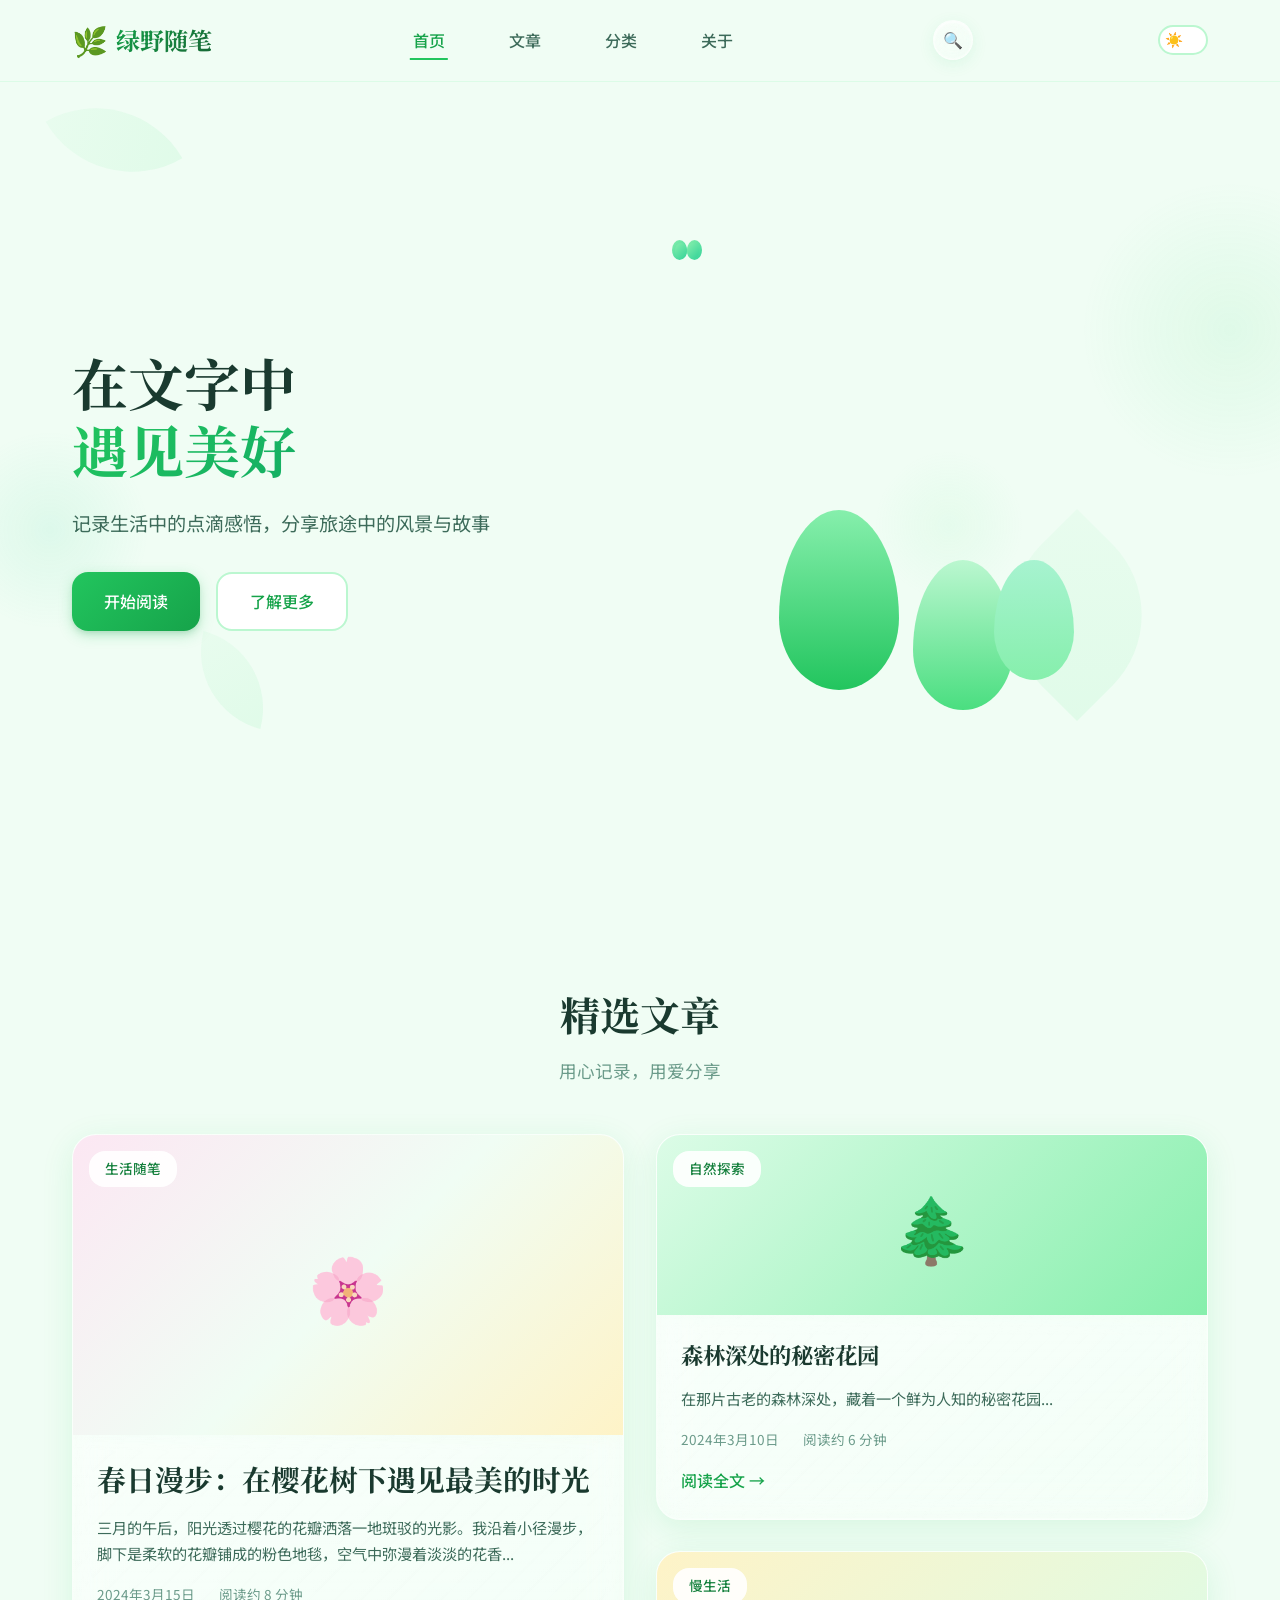
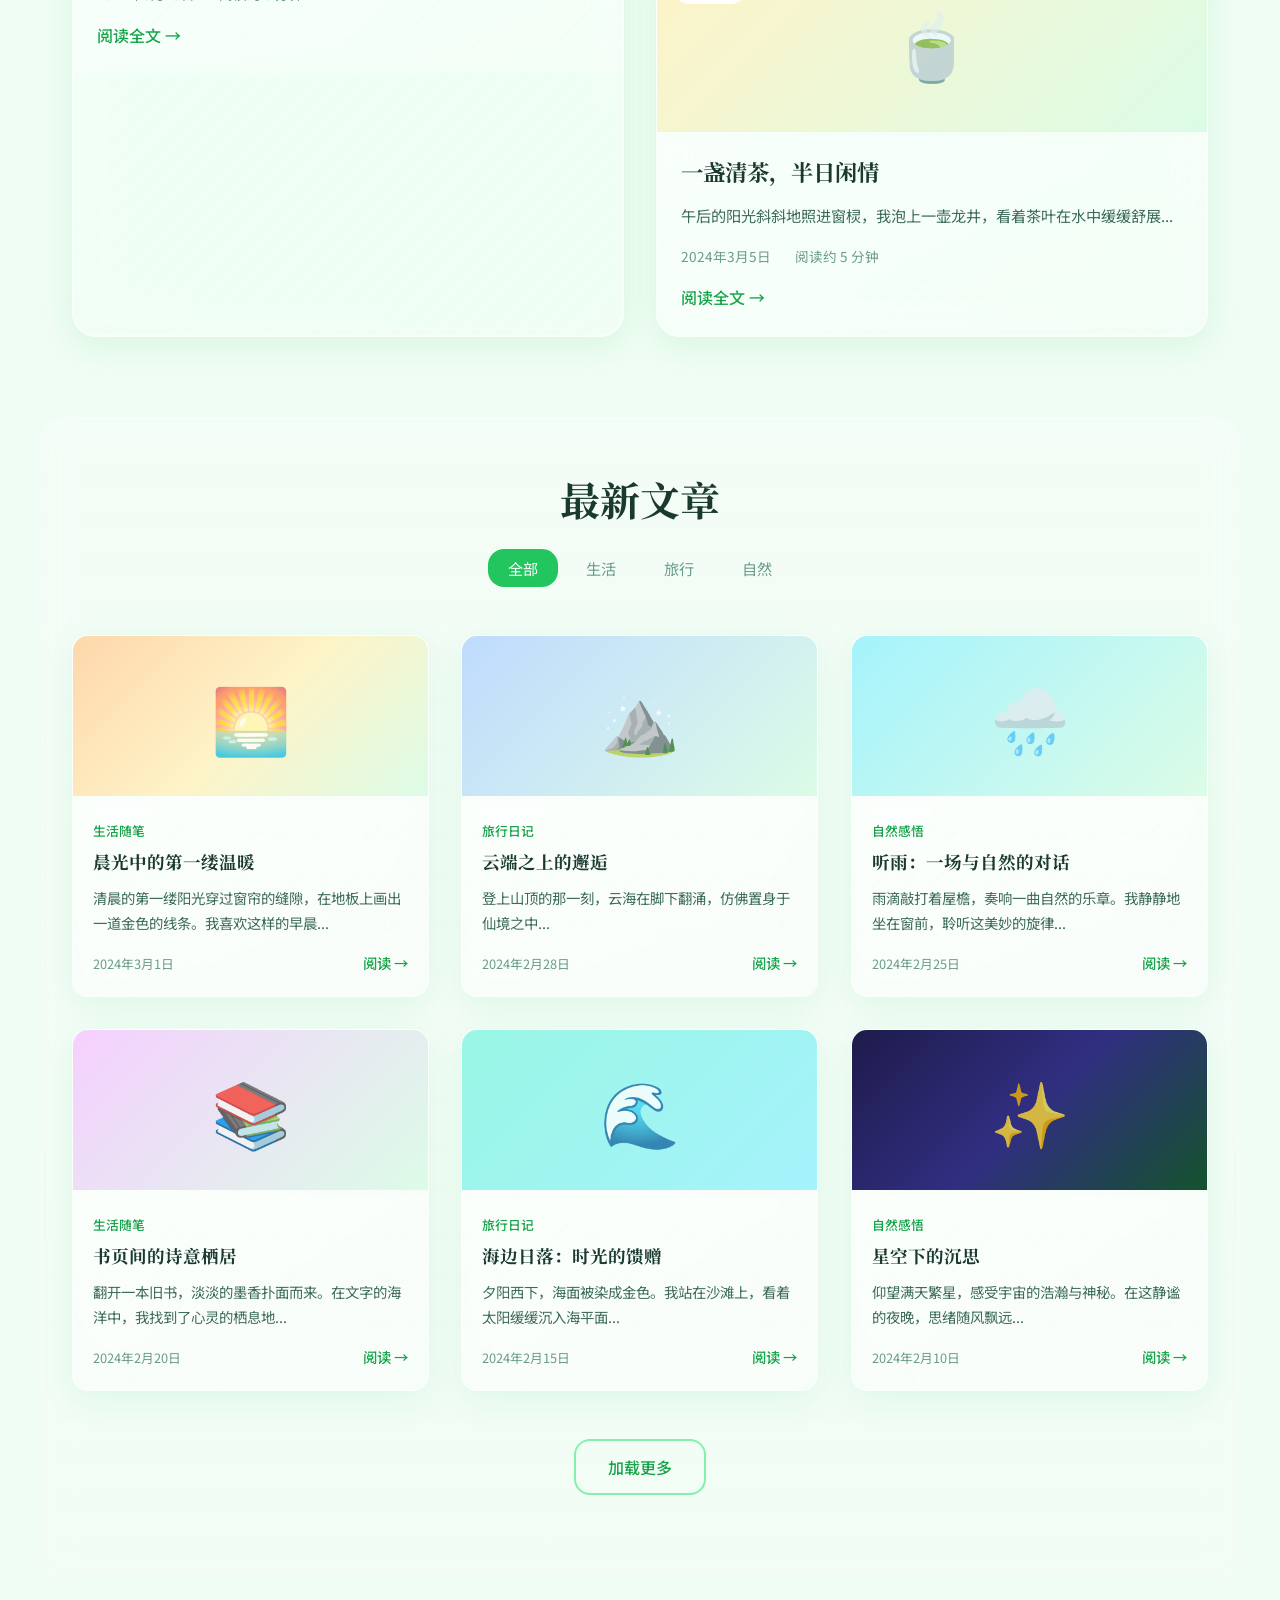
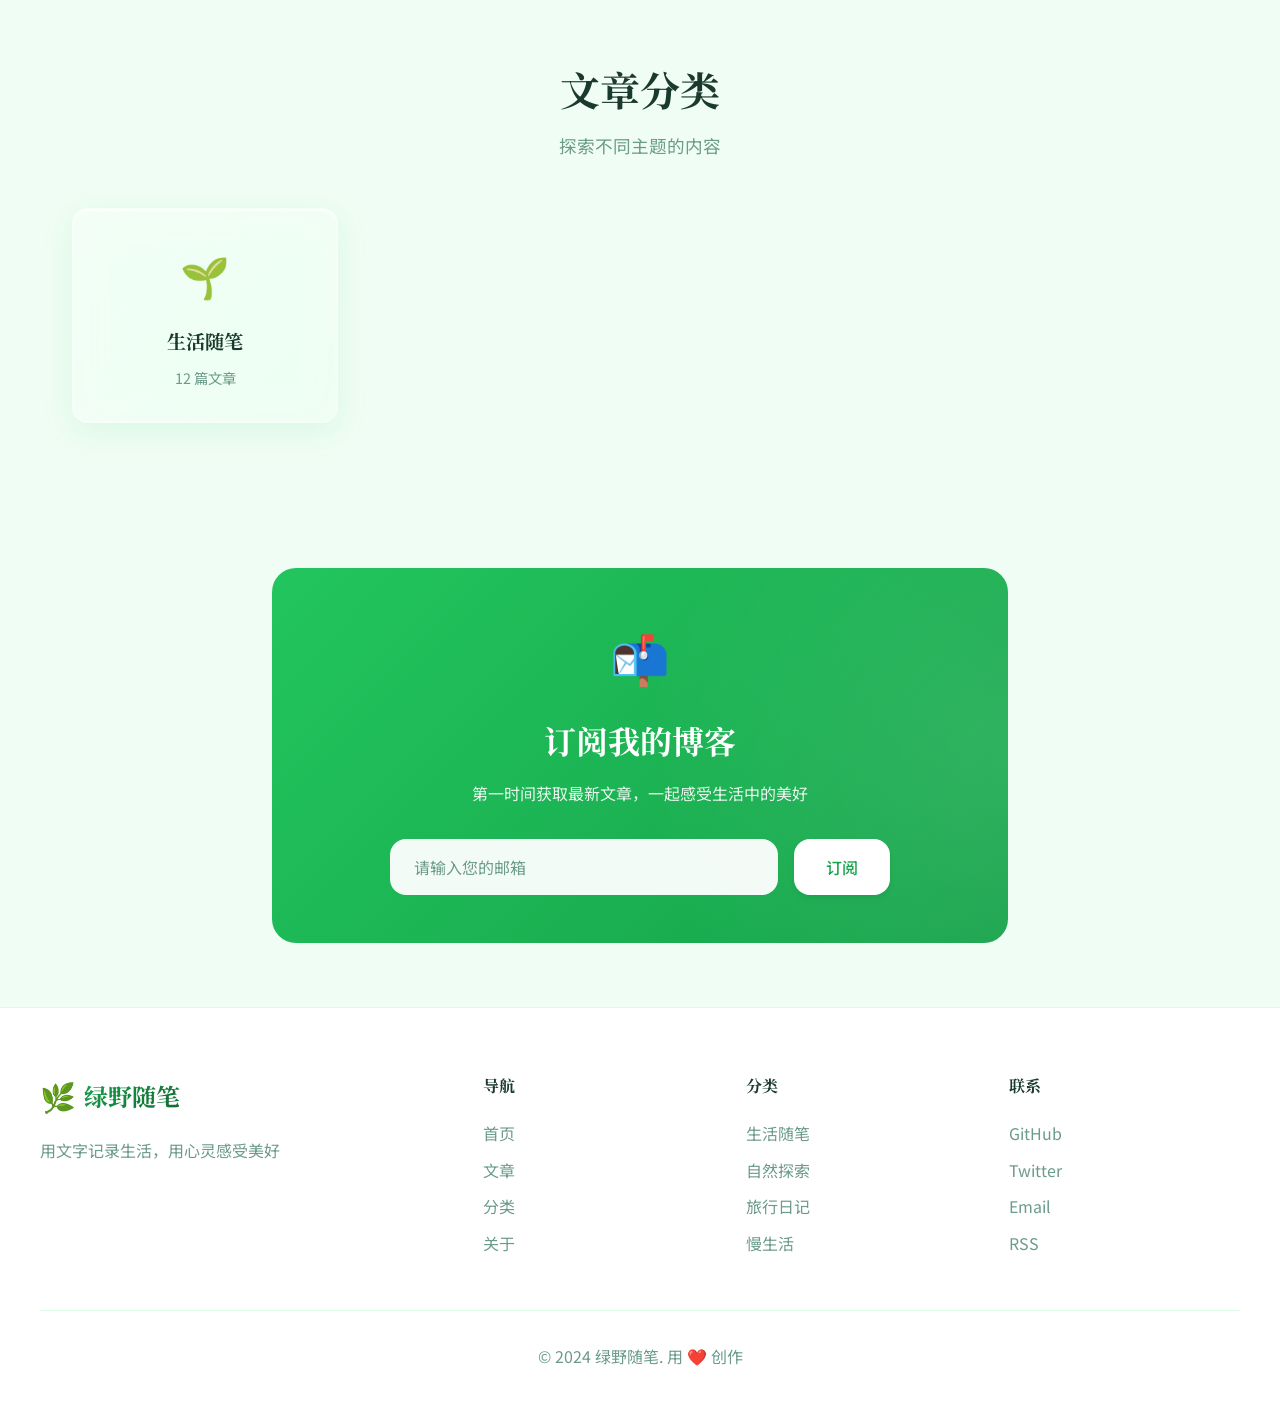
<file: index.html>
<!DOCTYPE html>
<html lang="zh-CN">
<head>
    <meta charset="UTF-8">
    <meta name="viewport" content="width=device-width, initial-scale=1.0">
    <title>绿野随笔 - 清新博客</title>
    <link rel="stylesheet" href="styles.css">
    <link href="https://fonts.googleapis.com/css2?family=Noto+Serif+SC:wght@400;600;700&family=Noto+Sans+SC:wght@300;400;500&display=swap" rel="stylesheet">
</head>
<body>
    <div class="bg-decoration">
        <div class="leaf leaf-1"></div>
        <div class="leaf leaf-2"></div>
        <div class="leaf leaf-3"></div>
        <div class="floating-circle circle-1"></div>
        <div class="floating-circle circle-2"></div>
        <div class="floating-circle circle-3"></div>
    </div>

    <header class="header">
        <nav class="nav">
            <div class="logo">
                <span class="logo-icon">🌿</span>
                <span class="logo-text">绿野随笔</span>
            </div>
            <ul class="nav-links">
                <li><a href="index.html" class="active">首页</a></li>
                <li><a href="#articles">文章</a></li>
                <li><a href="#categories">分类</a></li>
                <li><a href="about.html">关于</a></li>
            </ul>
            <div class="search-container">
                <button class="search-toggle" id="searchToggle">
                    <span>🔍</span>
                </button>
                <div class="search-box" id="searchBox">
                    <input type="text" class="search-input" id="searchInput" placeholder="搜索文章...">
                    <div class="search-results" id="searchResults"></div>
                </div>
            </div>
            <button class="theme-toggle" id="themeToggle">
                <span class="sun-icon">☀️</span>
                <span class="moon-icon">🌙</span>
            </button>
        </nav>
    </header>

    <main>
        <section class="hero">
            <div class="hero-content">
                <h1 class="hero-title">
                    <span class="title-line">在文字中</span>
                    <span class="title-line highlight">遇见美好</span>
                </h1>
                <p class="hero-subtitle">记录生活中的点滴感悟，分享旅途中的风景与故事</p>
                <div class="hero-buttons">
                    <a href="#articles" class="btn btn-primary">开始阅读</a>
                    <a href="about.html" class="btn btn-secondary">了解更多</a>
                </div>
            </div>
            <div class="hero-illustration">
                <div class="illustration-container">
                    <div class="plant plant-1"></div>
                    <div class="plant plant-2"></div>
                    <div class="plant plant-3"></div>
                    <div class="butterfly butterfly-1"></div>
                    <div class="butterfly butterfly-2"></div>
                </div>
            </div>
        </section>

        <section class="featured" id="articles">
            <div class="section-header">
                <h2 class="section-title">精选文章</h2>
                <p class="section-desc">用心记录，用爱分享</p>
            </div>
            <div class="featured-grid">
                <article class="featured-card main-featured">
                    <div class="card-image">
                        <div class="image-placeholder spring-bg">
                            <span class="placeholder-icon">🌸</span>
                        </div>
                        <span class="card-category">生活随笔</span>
                    </div>
                    <div class="card-content">
                        <h3 class="card-title">春日漫步：在樱花树下遇见最美的时光</h3>
                        <p class="card-excerpt">三月的午后，阳光透过樱花的花瓣洒落一地斑驳的光影。我沿着小径漫步，脚下是柔软的花瓣铺成的粉色地毯，空气中弥漫着淡淡的花香...</p>
                        <div class="card-meta">
                            <span class="meta-date">2024年3月15日</span>
                            <span class="meta-reading">阅读约 8 分钟</span>
                        </div>
                        <a href="article.html" class="card-link">阅读全文 →</a>
                    </div>
                </article>

                <article class="featured-card">
                    <div class="card-image">
                        <div class="image-placeholder forest-bg">
                            <span class="placeholder-icon">🌲</span>
                        </div>
                        <span class="card-category">自然探索</span>
                    </div>
                    <div class="card-content">
                        <h3 class="card-title">森林深处的秘密花园</h3>
                        <p class="card-excerpt">在那片古老的森林深处，藏着一个鲜为人知的秘密花园...</p>
                        <div class="card-meta">
                            <span class="meta-date">2024年3月10日</span>
                            <span class="meta-reading">阅读约 6 分钟</span>
                        </div>
                        <a href="article.html" class="card-link">阅读全文 →</a>
                    </div>
                </article>

                <article class="featured-card">
                    <div class="card-image">
                        <div class="image-placeholder tea-bg">
                            <span class="placeholder-icon">🍵</span>
                        </div>
                        <span class="card-category">慢生活</span>
                    </div>
                    <div class="card-content">
                        <h3 class="card-title">一盏清茶，半日闲情</h3>
                        <p class="card-excerpt">午后的阳光斜斜地照进窗棂，我泡上一壶龙井，看着茶叶在水中缓缓舒展...</p>
                        <div class="card-meta">
                            <span class="meta-date">2024年3月5日</span>
                            <span class="meta-reading">阅读约 5 分钟</span>
                        </div>
                        <a href="article.html" class="card-link">阅读全文 →</a>
                    </div>
                </article>
            </div>
        </section>

        <section class="articles-list">
            <div class="section-header">
                <h2 class="section-title">最新文章</h2>
                <div class="filter-tabs">
                    <button class="filter-tab active" data-filter="all">全部</button>
                    <button class="filter-tab" data-filter="life">生活</button>
                    <button class="filter-tab" data-filter="travel">旅行</button>
                    <button class="filter-tab" data-filter="nature">自然</button>
                </div>
            </div>
            <div class="articles-grid">
                <article class="article-card" data-category="life">
                    <div class="article-image">
                        <div class="image-placeholder morning-bg">
                            <span class="placeholder-icon">🌅</span>
                        </div>
                    </div>
                    <div class="article-content">
                        <span class="article-category">生活随笔</span>
                        <h3 class="article-title">晨光中的第一缕温暖</h3>
                        <p class="article-excerpt">清晨的第一缕阳光穿过窗帘的缝隙，在地板上画出一道金色的线条。我喜欢这样的早晨...</p>
                        <div class="article-footer">
                            <span class="article-date">2024年3月1日</span>
                            <a href="article.html" class="read-more">阅读 →</a>
                        </div>
                    </div>
                </article>

                <article class="article-card" data-category="travel">
                    <div class="article-image">
                        <div class="image-placeholder mountain-bg">
                            <span class="placeholder-icon">⛰️</span>
                        </div>
                    </div>
                    <div class="article-content">
                        <span class="article-category">旅行日记</span>
                        <h3 class="article-title">云端之上的邂逅</h3>
                        <p class="article-excerpt">登上山顶的那一刻，云海在脚下翻涌，仿佛置身于仙境之中...</p>
                        <div class="article-footer">
                            <span class="article-date">2024年2月28日</span>
                            <a href="article.html" class="read-more">阅读 →</a>
                        </div>
                    </div>
                </article>

                <article class="article-card" data-category="nature">
                    <div class="article-image">
                        <div class="image-placeholder rain-bg">
                            <span class="placeholder-icon">🌧️</span>
                        </div>
                    </div>
                    <div class="article-content">
                        <span class="article-category">自然感悟</span>
                        <h3 class="article-title">听雨：一场与自然的对话</h3>
                        <p class="article-excerpt">雨滴敲打着屋檐，奏响一曲自然的乐章。我静静地坐在窗前，聆听这美妙的旋律...</p>
                        <div class="article-footer">
                            <span class="article-date">2024年2月25日</span>
                            <a href="article.html" class="read-more">阅读 →</a>
                        </div>
                    </div>
                </article>

                <article class="article-card" data-category="life">
                    <div class="article-image">
                        <div class="image-placeholder book-bg">
                            <span class="placeholder-icon">📚</span>
                        </div>
                    </div>
                    <div class="article-content">
                        <span class="article-category">生活随笔</span>
                        <h3 class="article-title">书页间的诗意栖居</h3>
                        <p class="article-excerpt">翻开一本旧书，淡淡的墨香扑面而来。在文字的海洋中，我找到了心灵的栖息地...</p>
                        <div class="article-footer">
                            <span class="article-date">2024年2月20日</span>
                            <a href="article.html" class="read-more">阅读 →</a>
                        </div>
                    </div>
                </article>

                <article class="article-card" data-category="travel">
                    <div class="article-image">
                        <div class="image-placeholder sea-bg">
                            <span class="placeholder-icon">🌊</span>
                        </div>
                    </div>
                    <div class="article-content">
                        <span class="article-category">旅行日记</span>
                        <h3 class="article-title">海边日落：时光的馈赠</h3>
                        <p class="article-excerpt">夕阳西下，海面被染成金色。我站在沙滩上，看着太阳缓缓沉入海平面...</p>
                        <div class="article-footer">
                            <span class="article-date">2024年2月15日</span>
                            <a href="article.html" class="read-more">阅读 →</a>
                        </div>
                    </div>
                </article>

                <article class="article-card" data-category="nature">
                    <div class="article-image">
                        <div class="image-placeholder star-bg">
                            <span class="placeholder-icon">✨</span>
                        </div>
                    </div>
                    <div class="article-content">
                        <span class="article-category">自然感悟</span>
                        <h3 class="article-title">星空下的沉思</h3>
                        <p class="article-excerpt">仰望满天繁星，感受宇宙的浩瀚与神秘。在这静谧的夜晚，思绪随风飘远...</p>
                        <div class="article-footer">
                            <span class="article-date">2024年2月10日</span>
                            <a href="article.html" class="read-more">阅读 →</a>
                        </div>
                    </div>
                </article>
            </div>
            <div class="load-more">
                <button class="btn btn-outline" id="loadMoreBtn">加载更多</button>
            </div>
        </section>

        <section class="categories" id="categories">
            <div class="section-header">
                <h2 class="section-title">文章分类</h2>
                <p class="section-desc">探索不同主题的内容</p>
            </div>
            <div class="categories-grid">
                <div class="category-card">
                    <div class="category-icon">🌱</div>
                    <h3 class="category-name">生活随笔</h3>
                    <p class="category-count">12 篇文章</p>
                </div>
                <div class="category-card">
                    <div class="category-icon">🍃</div>
                    <h3 class="category-name">自然探索</h3>
                    <p class="category-count">8 篇文章</p>
                </div>
                <div class="category-card">
                    <div class="category-icon">🌿</div>
                    <h3 class="category-name">旅行日记</h3>
                    <p class="category-count">15 篇文章</p>
                </div>
                <div class="category-card">
                    <div class="category-icon">🍀</div>
                    <h3 class="category-name">慢生活</h3>
                    <p class="category-count">6 篇文章</p>
                </div>
            </div>
        </section>

        <section class="newsletter">
            <div class="newsletter-content">
                <div class="newsletter-icon">📬</div>
                <h2 class="newsletter-title">订阅我的博客</h2>
                <p class="newsletter-desc">第一时间获取最新文章，一起感受生活中的美好</p>
                <form class="newsletter-form" id="newsletterForm">
                    <input type="email" placeholder="请输入您的邮箱" class="newsletter-input" required>
                    <button type="submit" class="btn btn-primary">订阅</button>
                </form>
            </div>
        </section>
    </main>

    <footer class="footer">
        <div class="footer-content">
            <div class="footer-brand">
                <div class="logo">
                    <span class="logo-icon">🌿</span>
                    <span class="logo-text">绿野随笔</span>
                </div>
                <p class="footer-desc">用文字记录生活，用心灵感受美好</p>
            </div>
            <div class="footer-links">
                <div class="footer-column">
                    <h4>导航</h4>
                    <a href="index.html">首页</a>
                    <a href="#articles">文章</a>
                    <a href="#categories">分类</a>
                    <a href="about.html">关于</a>
                </div>
                <div class="footer-column">
                    <h4>分类</h4>
                    <a href="#">生活随笔</a>
                    <a href="#">自然探索</a>
                    <a href="#">旅行日记</a>
                    <a href="#">慢生活</a>
                </div>
                <div class="footer-column">
                    <h4>联系</h4>
                    <a href="#">GitHub</a>
                    <a href="#">Twitter</a>
                    <a href="#">Email</a>
                    <a href="#">RSS</a>
                </div>
            </div>
        </div>
        <div class="footer-bottom">
            <p>© 2024 绿野随笔. 用 ❤️ 创作</p>
        </div>
    </footer>

    <button class="back-to-top" id="backToTop">
        <span>↑</span>
    </button>

    <script src="script.js"></script>
</body>
</html>
</file>
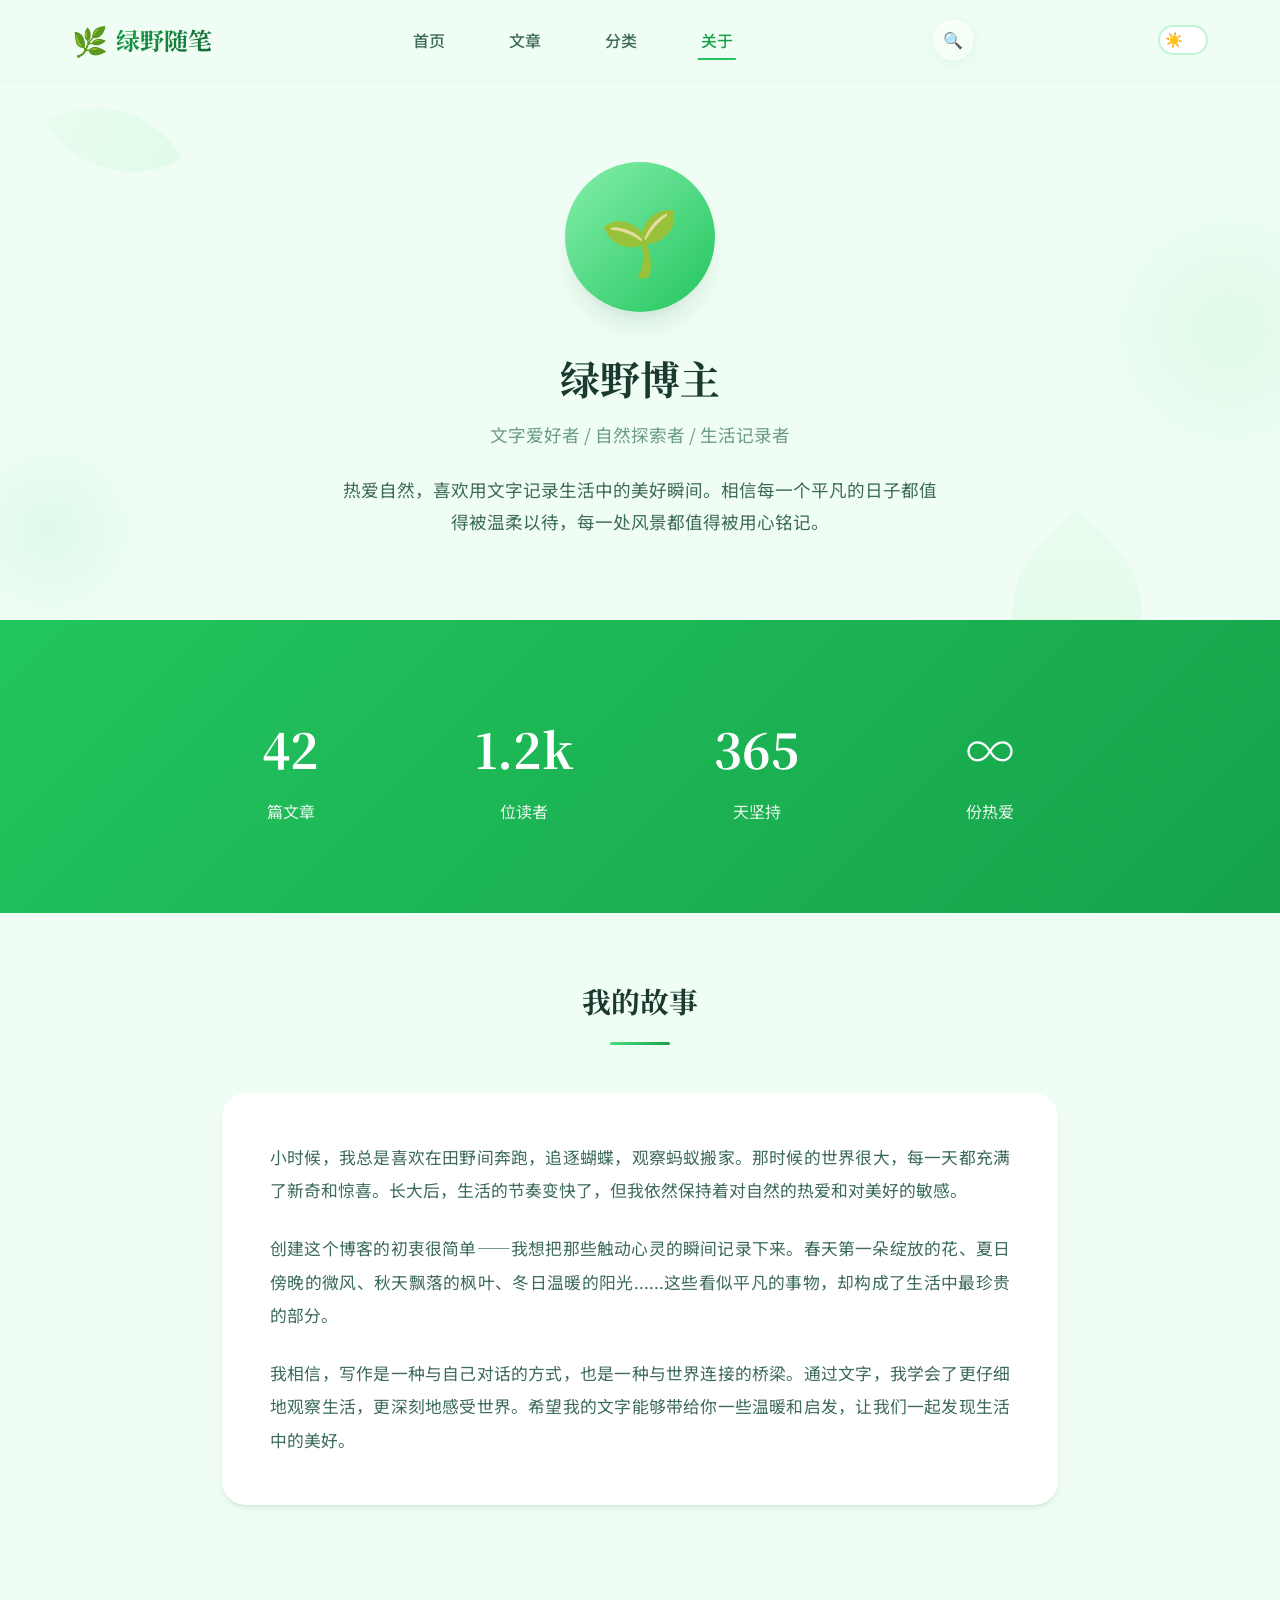
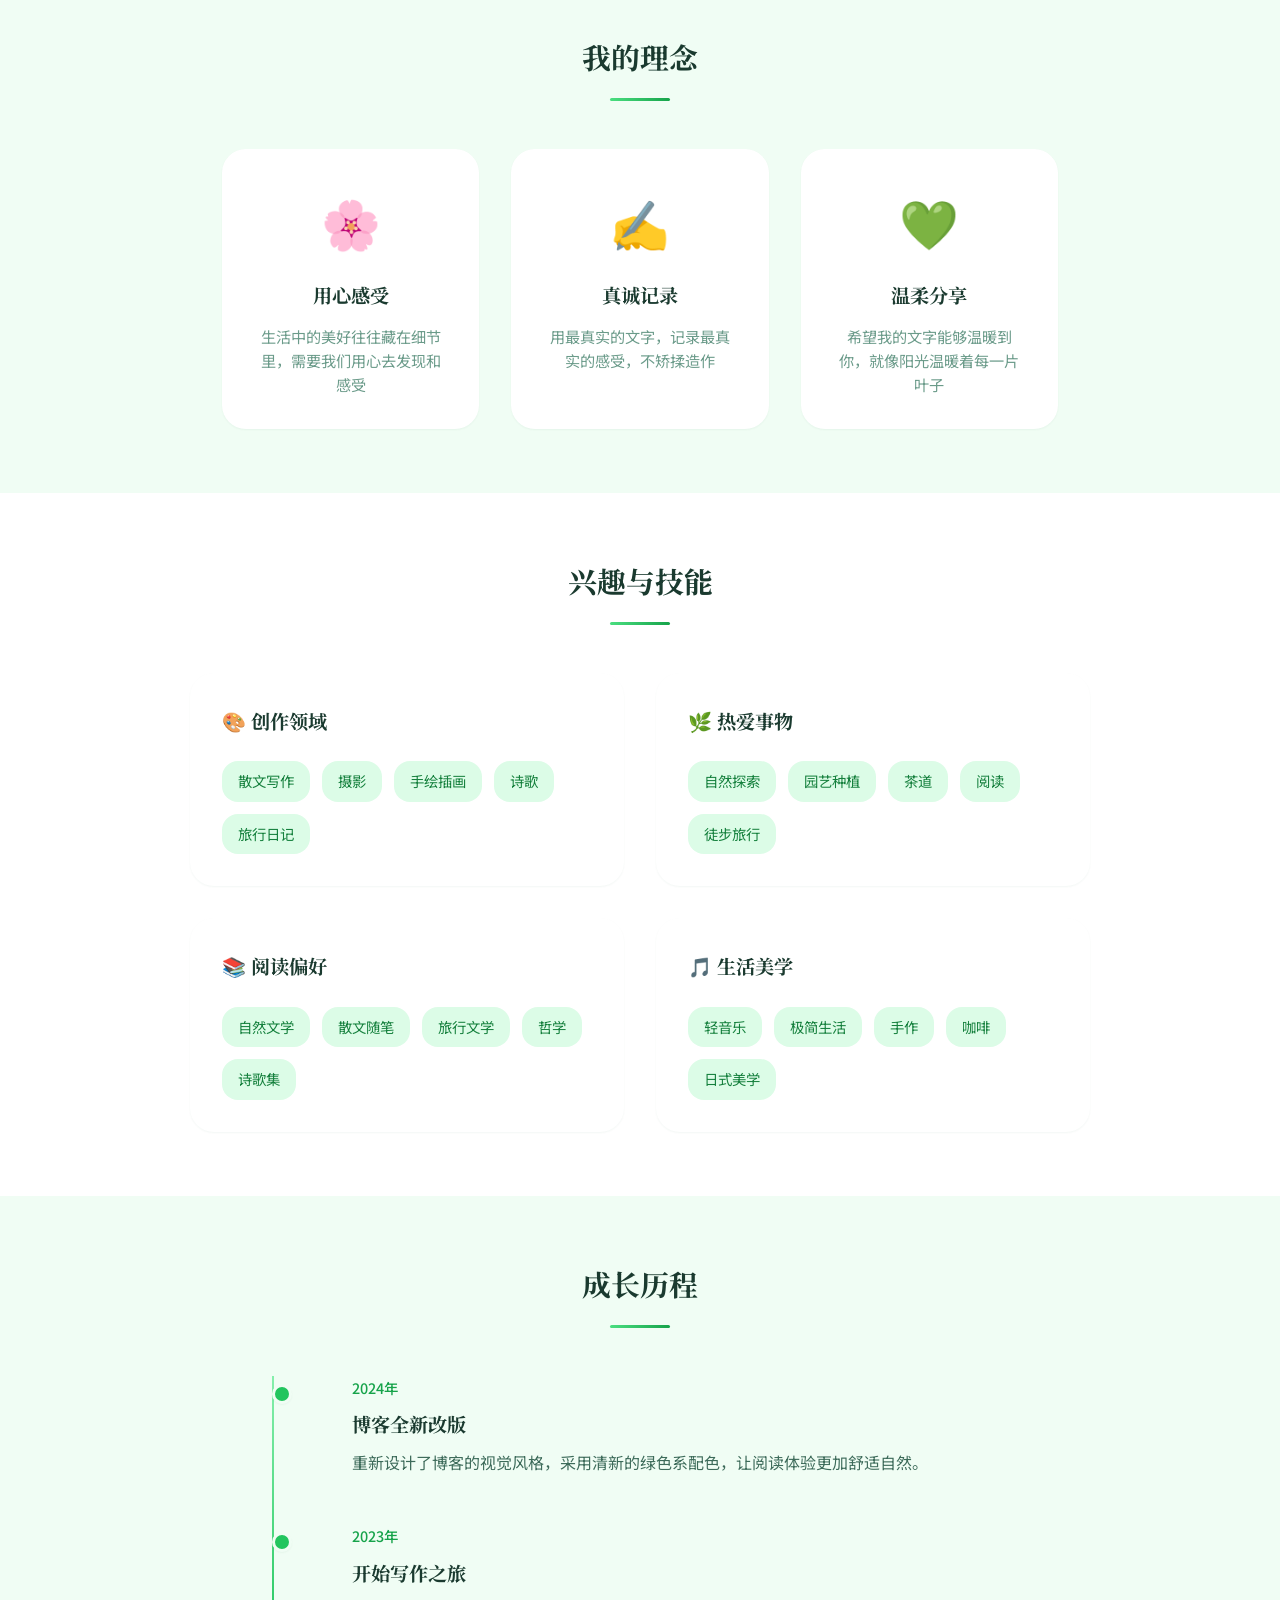
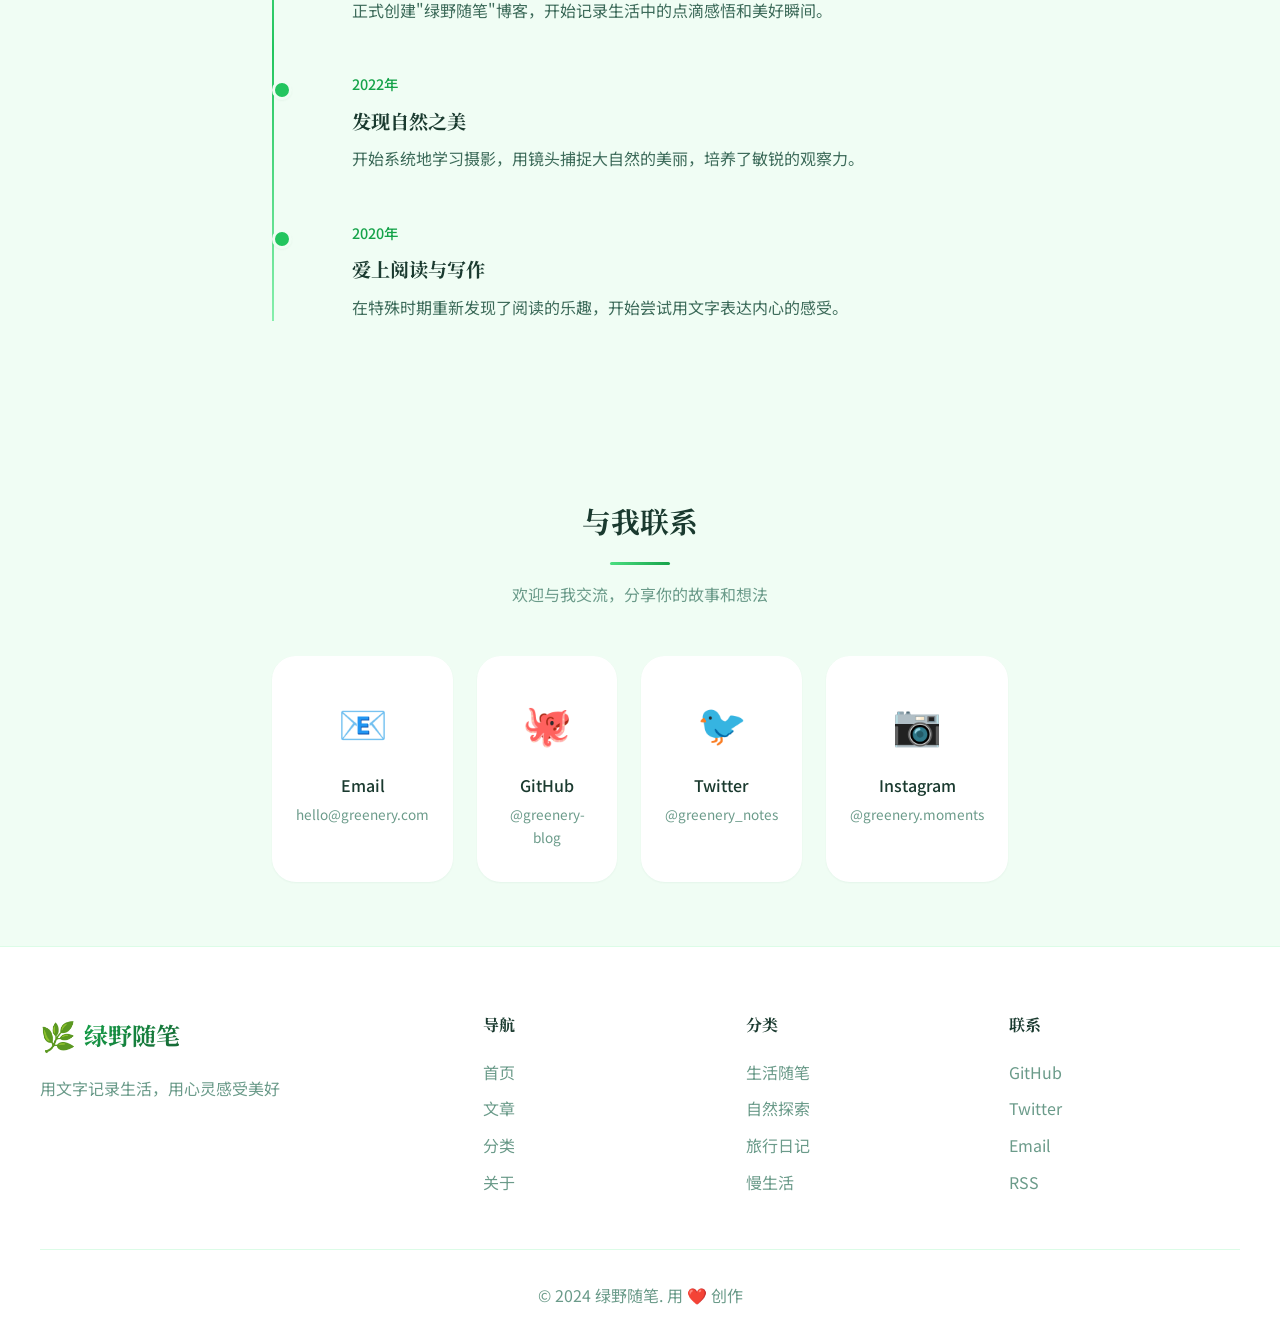
<file: about.html>
<!DOCTYPE html>
<html lang="zh-CN">
<head>
    <meta charset="UTF-8">
    <meta name="viewport" content="width=device-width, initial-scale=1.0">
    <title>关于 - 绿野随笔</title>
    <link rel="stylesheet" href="styles.css">
    <link href="https://fonts.googleapis.com/css2?family=Noto+Serif+SC:wght@400;600;700&family=Noto+Sans+SC:wght@300;400;500&display=swap" rel="stylesheet">
    <style>
        .about-hero {
            min-height: 60vh;
            display: flex;
            align-items: center;
            justify-content: center;
            text-align: center;
            padding: 4rem 2rem;
            position: relative;
        }
        
        .about-hero-content {
            max-width: 600px;
        }
        
        .about-avatar {
            width: 150px;
            height: 150px;
            border-radius: 50%;
            background: linear-gradient(135deg, var(--primary-300) 0%, var(--primary-500) 100%);
            display: flex;
            align-items: center;
            justify-content: center;
            font-size: 4rem;
            margin: 0 auto 2rem;
            box-shadow: var(--shadow-xl);
            animation: float 4s ease-in-out infinite;
        }
        
        @keyframes float {
            0%, 100% { transform: translateY(0); }
            50% { transform: translateY(-10px); }
        }
        
        .about-name {
            font-family: 'Noto Serif SC', serif;
            font-size: 2.5rem;
            color: var(--text-primary);
            margin-bottom: 0.5rem;
        }
        
        .about-title {
            color: var(--text-muted);
            font-size: 1.1rem;
            margin-bottom: 1.5rem;
        }
        
        .about-bio {
            color: var(--text-secondary);
            font-size: 1.1rem;
            line-height: 1.8;
        }
        
        .about-section {
            max-width: 900px;
            margin: 0 auto;
            padding: 4rem 2rem;
        }
        
        .about-section-title {
            font-family: 'Noto Serif SC', serif;
            font-size: 1.8rem;
            color: var(--text-primary);
            text-align: center;
            margin-bottom: 3rem;
            position: relative;
        }
        
        .about-section-title::after {
            content: '';
            display: block;
            width: 60px;
            height: 3px;
            background: linear-gradient(90deg, var(--primary-400), var(--primary-600));
            margin: 1rem auto 0;
            border-radius: 2px;
        }
        
        .story-content {
            background: var(--bg-card);
            padding: 3rem;
            border-radius: var(--radius-xl);
            box-shadow: var(--shadow-md);
        }
        
        .story-content p {
            color: var(--text-secondary);
            font-size: 1.05rem;
            line-height: 2;
            margin-bottom: 1.5rem;
            text-align: justify;
        }
        
        .story-content p:last-child {
            margin-bottom: 0;
        }
        
        .values-grid {
            display: grid;
            grid-template-columns: repeat(3, 1fr);
            gap: 2rem;
        }
        
        .value-card {
            background: var(--bg-card);
            padding: 2rem;
            border-radius: var(--radius-xl);
            text-align: center;
            box-shadow: var(--shadow-sm);
            transition: all var(--transition-normal);
        }
        
        .value-card:hover {
            transform: translateY(-5px);
            box-shadow: var(--shadow-lg);
        }
        
        .value-icon {
            font-size: 3rem;
            margin-bottom: 1rem;
        }
        
        .value-title {
            font-family: 'Noto Serif SC', serif;
            font-size: 1.2rem;
            color: var(--text-primary);
            margin-bottom: 0.75rem;
        }
        
        .value-desc {
            color: var(--text-muted);
            font-size: 0.95rem;
            line-height: 1.6;
        }
        
        .skills-section {
            background: var(--bg-secondary);
            padding: 4rem 2rem;
        }
        
        .skills-container {
            max-width: 900px;
            margin: 0 auto;
        }
        
        .skills-grid {
            display: grid;
            grid-template-columns: repeat(2, 1fr);
            gap: 2rem;
        }
        
        .skill-category {
            background: var(--bg-card);
            padding: 2rem;
            border-radius: var(--radius-xl);
            box-shadow: var(--shadow-sm);
        }
        
        .skill-category-title {
            font-family: 'Noto Serif SC', serif;
            font-size: 1.2rem;
            color: var(--text-primary);
            margin-bottom: 1.5rem;
            display: flex;
            align-items: center;
            gap: 0.5rem;
        }
        
        .skill-list {
            display: flex;
            flex-wrap: wrap;
            gap: 0.75rem;
        }
        
        .skill-tag {
            background: var(--primary-100);
            color: var(--primary-700);
            padding: 0.5rem 1rem;
            border-radius: var(--radius-lg);
            font-size: 0.9rem;
            transition: all var(--transition-fast);
        }
        
        .skill-tag:hover {
            background: var(--primary-200);
            transform: scale(1.05);
        }
        
        .timeline-section {
            max-width: 800px;
            margin: 0 auto;
            padding: 4rem 2rem;
        }
        
        .timeline {
            position: relative;
            padding-left: 3rem;
        }
        
        .timeline::before {
            content: '';
            position: absolute;
            left: 0;
            top: 0;
            bottom: 0;
            width: 2px;
            background: linear-gradient(180deg, var(--primary-300), var(--primary-500), var(--primary-300));
        }
        
        .timeline-item {
            position: relative;
            margin-bottom: 3rem;
            padding-left: 2rem;
        }
        
        .timeline-item::before {
            content: '';
            position: absolute;
            left: -3rem;
            top: 0.5rem;
            width: 14px;
            height: 14px;
            background: var(--primary-500);
            border-radius: 50%;
            border: 3px solid var(--bg-primary);
            box-shadow: var(--shadow-sm);
        }
        
        .timeline-date {
            font-size: 0.9rem;
            color: var(--primary-600);
            font-weight: 500;
            margin-bottom: 0.5rem;
        }
        
        .timeline-title {
            font-family: 'Noto Serif SC', serif;
            font-size: 1.2rem;
            color: var(--text-primary);
            margin-bottom: 0.5rem;
        }
        
        .timeline-desc {
            color: var(--text-secondary);
            line-height: 1.7;
        }
        
        .contact-section {
            max-width: 800px;
            margin: 0 auto;
            padding: 4rem 2rem;
            text-align: center;
        }
        
        .contact-cards {
            display: grid;
            grid-template-columns: repeat(4, 1fr);
            gap: 1.5rem;
            margin-top: 3rem;
        }
        
        .contact-card {
            background: var(--bg-card);
            padding: 2rem 1.5rem;
            border-radius: var(--radius-xl);
            box-shadow: var(--shadow-sm);
            text-decoration: none;
            transition: all var(--transition-normal);
            color: inherit;
        }
        
        .contact-card:hover {
            transform: translateY(-5px);
            box-shadow: var(--shadow-lg);
        }
        
        .contact-icon {
            font-size: 2.5rem;
            margin-bottom: 1rem;
        }
        
        .contact-name {
            font-weight: 500;
            color: var(--text-primary);
            margin-bottom: 0.25rem;
        }
        
        .contact-handle {
            font-size: 0.85rem;
            color: var(--text-muted);
        }
        
        .stats-section {
            background: linear-gradient(135deg, var(--primary-500) 0%, var(--primary-600) 100%);
            padding: 4rem 2rem;
            color: white;
        }
        
        .stats-container {
            max-width: 900px;
            margin: 0 auto;
            display: grid;
            grid-template-columns: repeat(4, 1fr);
            gap: 2rem;
            text-align: center;
        }
        
        .stat-item {
            padding: 1.5rem;
        }
        
        .stat-number {
            font-family: 'Noto Serif SC', serif;
            font-size: 3rem;
            font-weight: 700;
            margin-bottom: 0.5rem;
        }
        
        .stat-label {
            opacity: 0.9;
            font-size: 1rem;
        }
        
        @media (max-width: 768px) {
            .about-name {
                font-size: 2rem;
            }
            
            .values-grid {
                grid-template-columns: 1fr;
            }
            
            .skills-grid {
                grid-template-columns: 1fr;
            }
            
            .contact-cards {
                grid-template-columns: repeat(2, 1fr);
            }
            
            .stats-container {
                grid-template-columns: repeat(2, 1fr);
            }
            
            .stat-number {
                font-size: 2.5rem;
            }
        }
        
        @media (max-width: 480px) {
            .contact-cards {
                grid-template-columns: 1fr;
            }
        }
    </style>
</head>
<body>
    <div class="bg-decoration">
        <div class="leaf leaf-1"></div>
        <div class="leaf leaf-2"></div>
        <div class="leaf leaf-3"></div>
        <div class="floating-circle circle-1"></div>
        <div class="floating-circle circle-2"></div>
    </div>

    <header class="header">
        <nav class="nav">
            <div class="logo">
                <span class="logo-icon">🌿</span>
                <span class="logo-text">绿野随笔</span>
            </div>
            <ul class="nav-links">
                <li><a href="index.html">首页</a></li>
                <li><a href="index.html#articles">文章</a></li>
                <li><a href="index.html#categories">分类</a></li>
                <li><a href="about.html" class="active">关于</a></li>
            </ul>
            <div class="search-container">
                <button class="search-toggle" id="searchToggle">
                    <span>🔍</span>
                </button>
                <div class="search-box" id="searchBox">
                    <input type="text" class="search-input" id="searchInput" placeholder="搜索文章...">
                    <div class="search-results" id="searchResults"></div>
                </div>
            </div>
            <button class="theme-toggle" id="themeToggle">
                <span class="sun-icon">☀️</span>
                <span class="moon-icon">🌙</span>
            </button>
        </nav>
    </header>

    <main>
        <section class="about-hero">
            <div class="about-hero-content">
                <div class="about-avatar">🌱</div>
                <h1 class="about-name">绿野博主</h1>
                <p class="about-title">文字爱好者 / 自然探索者 / 生活记录者</p>
                <p class="about-bio">热爱自然，喜欢用文字记录生活中的美好瞬间。相信每一个平凡的日子都值得被温柔以待，每一处风景都值得被用心铭记。</p>
            </div>
        </section>

        <section class="stats-section">
            <div class="stats-container">
                <div class="stat-item">
                    <div class="stat-number">42</div>
                    <div class="stat-label">篇文章</div>
                </div>
                <div class="stat-item">
                    <div class="stat-number">1.2k</div>
                    <div class="stat-label">位读者</div>
                </div>
                <div class="stat-item">
                    <div class="stat-number">365</div>
                    <div class="stat-label">天坚持</div>
                </div>
                <div class="stat-item">
                    <div class="stat-number">∞</div>
                    <div class="stat-label">份热爱</div>
                </div>
            </div>
        </section>

        <section class="about-section">
            <h2 class="about-section-title">我的故事</h2>
            <div class="story-content">
                <p>小时候，我总是喜欢在田野间奔跑，追逐蝴蝶，观察蚂蚁搬家。那时候的世界很大，每一天都充满了新奇和惊喜。长大后，生活的节奏变快了，但我依然保持着对自然的热爱和对美好的敏感。</p>
                <p>创建这个博客的初衷很简单——我想把那些触动心灵的瞬间记录下来。春天第一朵绽放的花、夏日傍晚的微风、秋天飘落的枫叶、冬日温暖的阳光......这些看似平凡的事物，却构成了生活中最珍贵的部分。</p>
                <p>我相信，写作是一种与自己对话的方式，也是一种与世界连接的桥梁。通过文字，我学会了更仔细地观察生活，更深刻地感受世界。希望我的文字能够带给你一些温暖和启发，让我们一起发现生活中的美好。</p>
            </div>
        </section>

        <section class="about-section">
            <h2 class="about-section-title">我的理念</h2>
            <div class="values-grid">
                <div class="value-card">
                    <div class="value-icon">🌸</div>
                    <h3 class="value-title">用心感受</h3>
                    <p class="value-desc">生活中的美好往往藏在细节里，需要我们用心去发现和感受</p>
                </div>
                <div class="value-card">
                    <div class="value-icon">✍️</div>
                    <h3 class="value-title">真诚记录</h3>
                    <p class="value-desc">用最真实的文字，记录最真实的感受，不矫揉造作</p>
                </div>
                <div class="value-card">
                    <div class="value-icon">💚</div>
                    <h3 class="value-title">温柔分享</h3>
                    <p class="value-desc">希望我的文字能够温暖到你，就像阳光温暖着每一片叶子</p>
                </div>
            </div>
        </section>

        <section class="skills-section">
            <div class="skills-container">
                <h2 class="about-section-title">兴趣与技能</h2>
                <div class="skills-grid">
                    <div class="skill-category">
                        <h3 class="skill-category-title">🎨 创作领域</h3>
                        <div class="skill-list">
                            <span class="skill-tag">散文写作</span>
                            <span class="skill-tag">摄影</span>
                            <span class="skill-tag">手绘插画</span>
                            <span class="skill-tag">诗歌</span>
                            <span class="skill-tag">旅行日记</span>
                        </div>
                    </div>
                    <div class="skill-category">
                        <h3 class="skill-category-title">🌿 热爱事物</h3>
                        <div class="skill-list">
                            <span class="skill-tag">自然探索</span>
                            <span class="skill-tag">园艺种植</span>
                            <span class="skill-tag">茶道</span>
                            <span class="skill-tag">阅读</span>
                            <span class="skill-tag">徒步旅行</span>
                        </div>
                    </div>
                    <div class="skill-category">
                        <h3 class="skill-category-title">📚 阅读偏好</h3>
                        <div class="skill-list">
                            <span class="skill-tag">自然文学</span>
                            <span class="skill-tag">散文随笔</span>
                            <span class="skill-tag">旅行文学</span>
                            <span class="skill-tag">哲学</span>
                            <span class="skill-tag">诗歌集</span>
                        </div>
                    </div>
                    <div class="skill-category">
                        <h3 class="skill-category-title">🎵 生活美学</h3>
                        <div class="skill-list">
                            <span class="skill-tag">轻音乐</span>
                            <span class="skill-tag">极简生活</span>
                            <span class="skill-tag">手作</span>
                            <span class="skill-tag">咖啡</span>
                            <span class="skill-tag">日式美学</span>
                        </div>
                    </div>
                </div>
            </div>
        </section>

        <section class="timeline-section">
            <h2 class="about-section-title">成长历程</h2>
            <div class="timeline">
                <div class="timeline-item">
                    <div class="timeline-date">2024年</div>
                    <h3 class="timeline-title">博客全新改版</h3>
                    <p class="timeline-desc">重新设计了博客的视觉风格，采用清新的绿色系配色，让阅读体验更加舒适自然。</p>
                </div>
                <div class="timeline-item">
                    <div class="timeline-date">2023年</div>
                    <h3 class="timeline-title">开始写作之旅</h3>
                    <p class="timeline-desc">正式创建"绿野随笔"博客，开始记录生活中的点滴感悟和美好瞬间。</p>
                </div>
                <div class="timeline-item">
                    <div class="timeline-date">2022年</div>
                    <h3 class="timeline-title">发现自然之美</h3>
                    <p class="timeline-desc">开始系统地学习摄影，用镜头捕捉大自然的美丽，培养了敏锐的观察力。</p>
                </div>
                <div class="timeline-item">
                    <div class="timeline-date">2020年</div>
                    <h3 class="timeline-title">爱上阅读与写作</h3>
                    <p class="timeline-desc">在特殊时期重新发现了阅读的乐趣，开始尝试用文字表达内心的感受。</p>
                </div>
            </div>
        </section>

        <section class="contact-section">
            <h2 class="about-section-title">与我联系</h2>
            <p style="color: var(--text-muted); margin-top: -2rem;">欢迎与我交流，分享你的故事和想法</p>
            <div class="contact-cards">
                <a href="#" class="contact-card">
                    <div class="contact-icon">📧</div>
                    <div class="contact-name">Email</div>
                    <div class="contact-handle">hello@greenery.com</div>
                </a>
                <a href="#" class="contact-card">
                    <div class="contact-icon">🐙</div>
                    <div class="contact-name">GitHub</div>
                    <div class="contact-handle">@greenery-blog</div>
                </a>
                <a href="#" class="contact-card">
                    <div class="contact-icon">🐦</div>
                    <div class="contact-name">Twitter</div>
                    <div class="contact-handle">@greenery_notes</div>
                </a>
                <a href="#" class="contact-card">
                    <div class="contact-icon">📷</div>
                    <div class="contact-name">Instagram</div>
                    <div class="contact-handle">@greenery.moments</div>
                </a>
            </div>
        </section>
    </main>

    <footer class="footer">
        <div class="footer-content">
            <div class="footer-brand">
                <div class="logo">
                    <span class="logo-icon">🌿</span>
                    <span class="logo-text">绿野随笔</span>
                </div>
                <p class="footer-desc">用文字记录生活，用心灵感受美好</p>
            </div>
            <div class="footer-links">
                <div class="footer-column">
                    <h4>导航</h4>
                    <a href="index.html">首页</a>
                    <a href="index.html#articles">文章</a>
                    <a href="index.html#categories">分类</a>
                    <a href="about.html">关于</a>
                </div>
                <div class="footer-column">
                    <h4>分类</h4>
                    <a href="#">生活随笔</a>
                    <a href="#">自然探索</a>
                    <a href="#">旅行日记</a>
                    <a href="#">慢生活</a>
                </div>
                <div class="footer-column">
                    <h4>联系</h4>
                    <a href="#">GitHub</a>
                    <a href="#">Twitter</a>
                    <a href="#">Email</a>
                    <a href="#">RSS</a>
                </div>
            </div>
        </div>
        <div class="footer-bottom">
            <p>© 2024 绿野随笔. 用 ❤️ 创作</p>
        </div>
    </footer>

    <button class="back-to-top" id="backToTop">
        <span>↑</span>
    </button>

    <script src="script.js"></script>
</body>
</html>
</file>
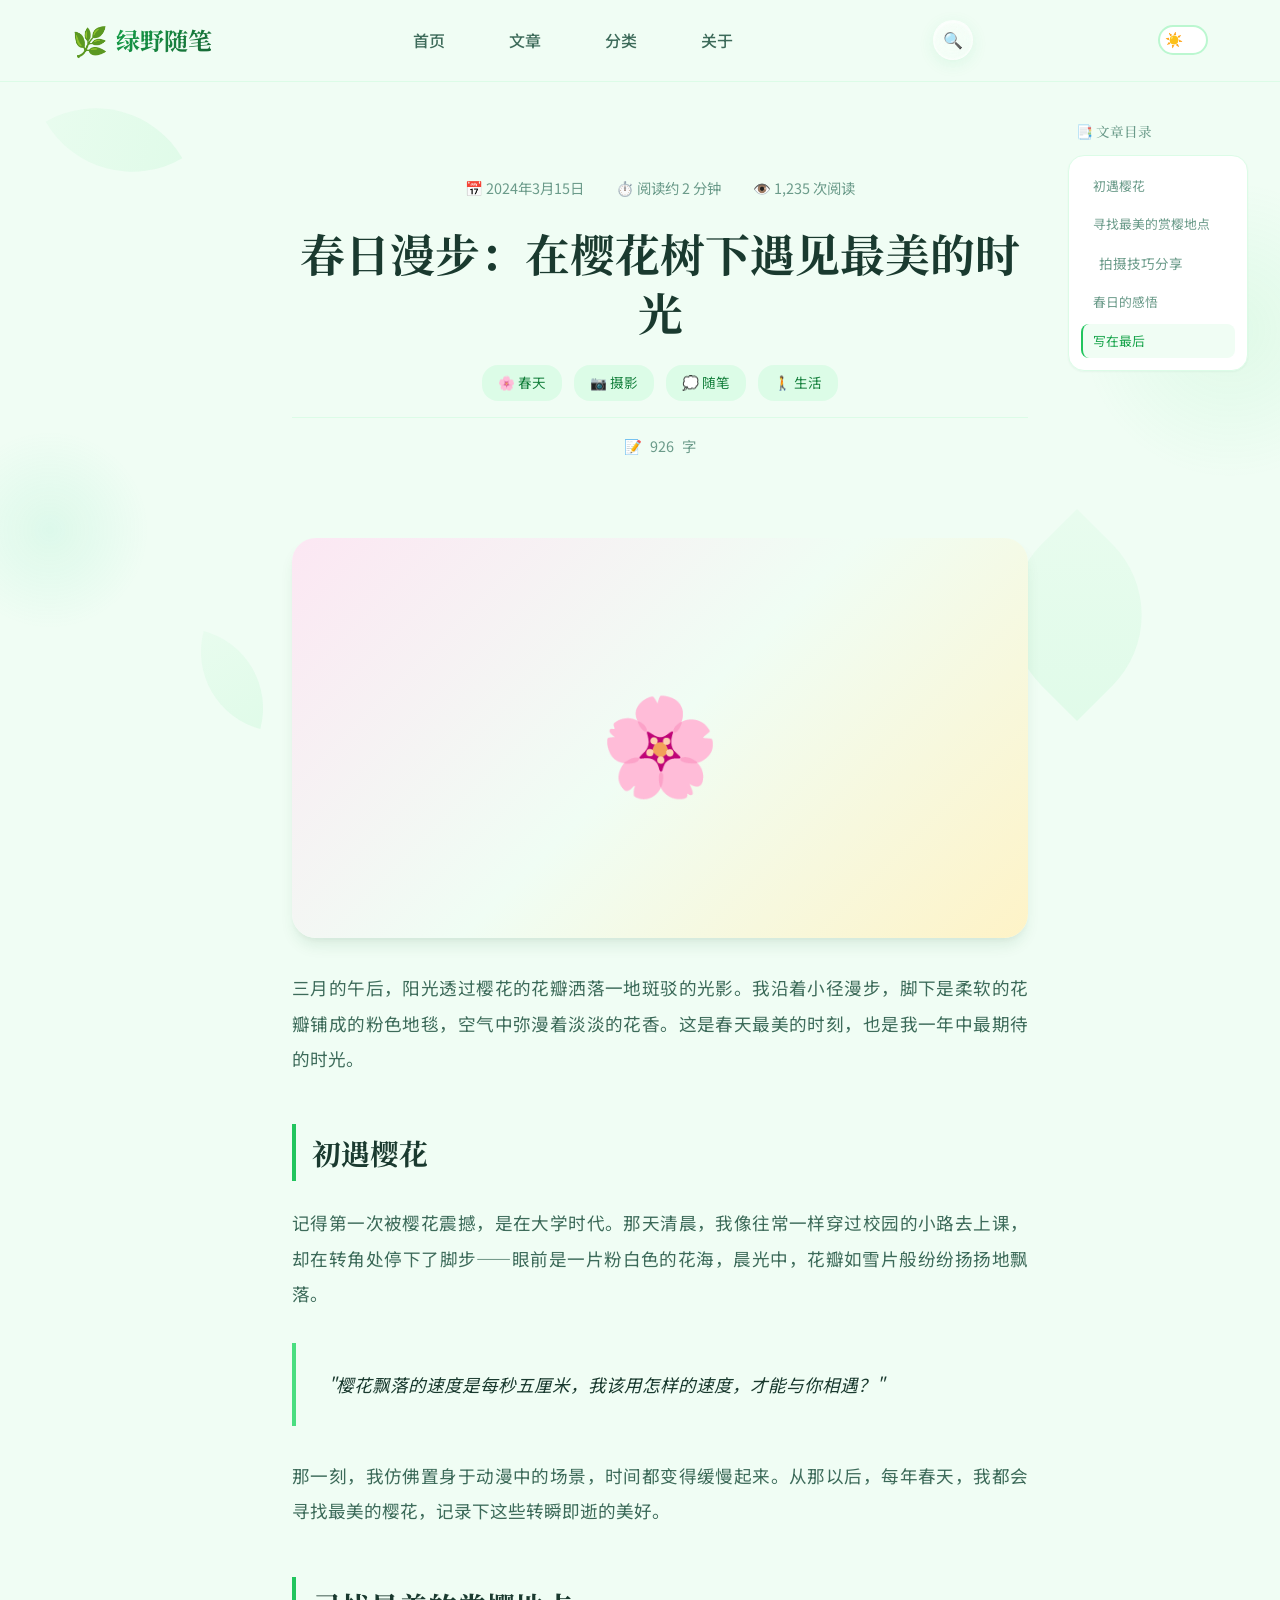
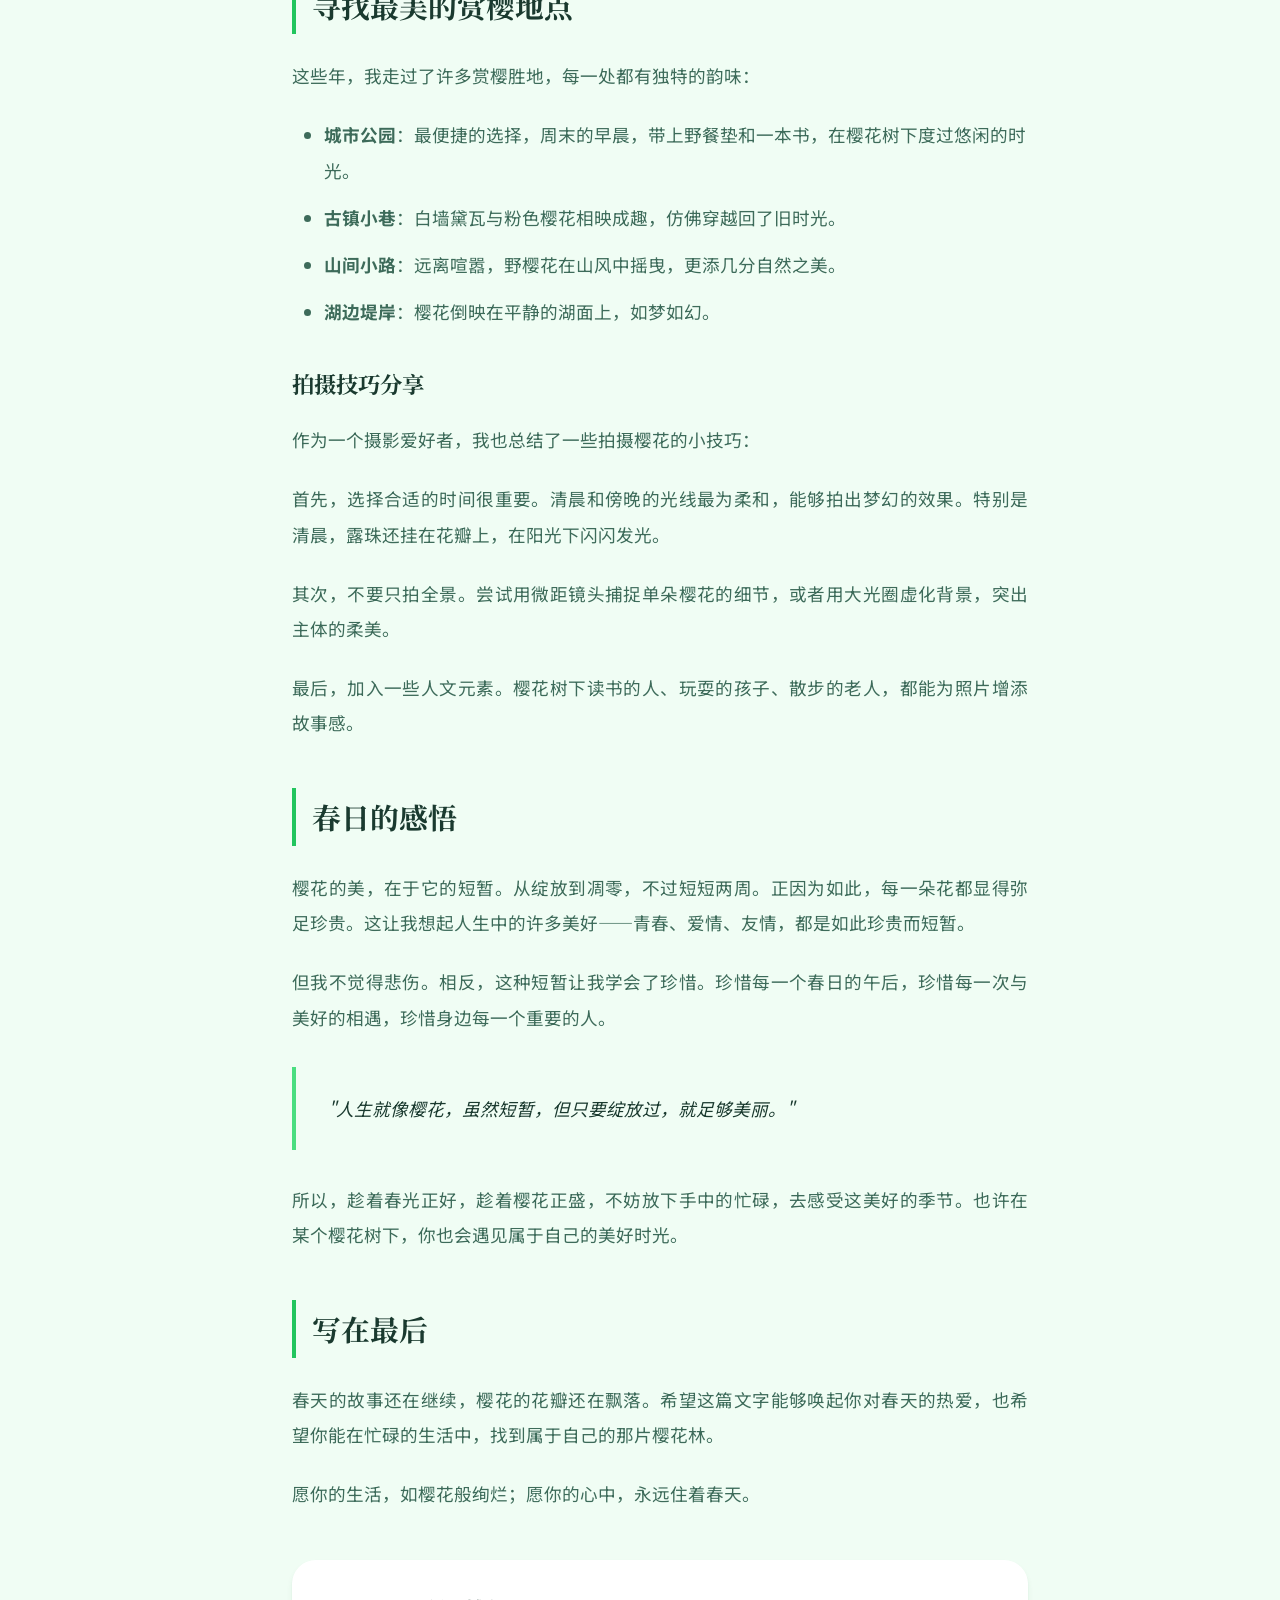
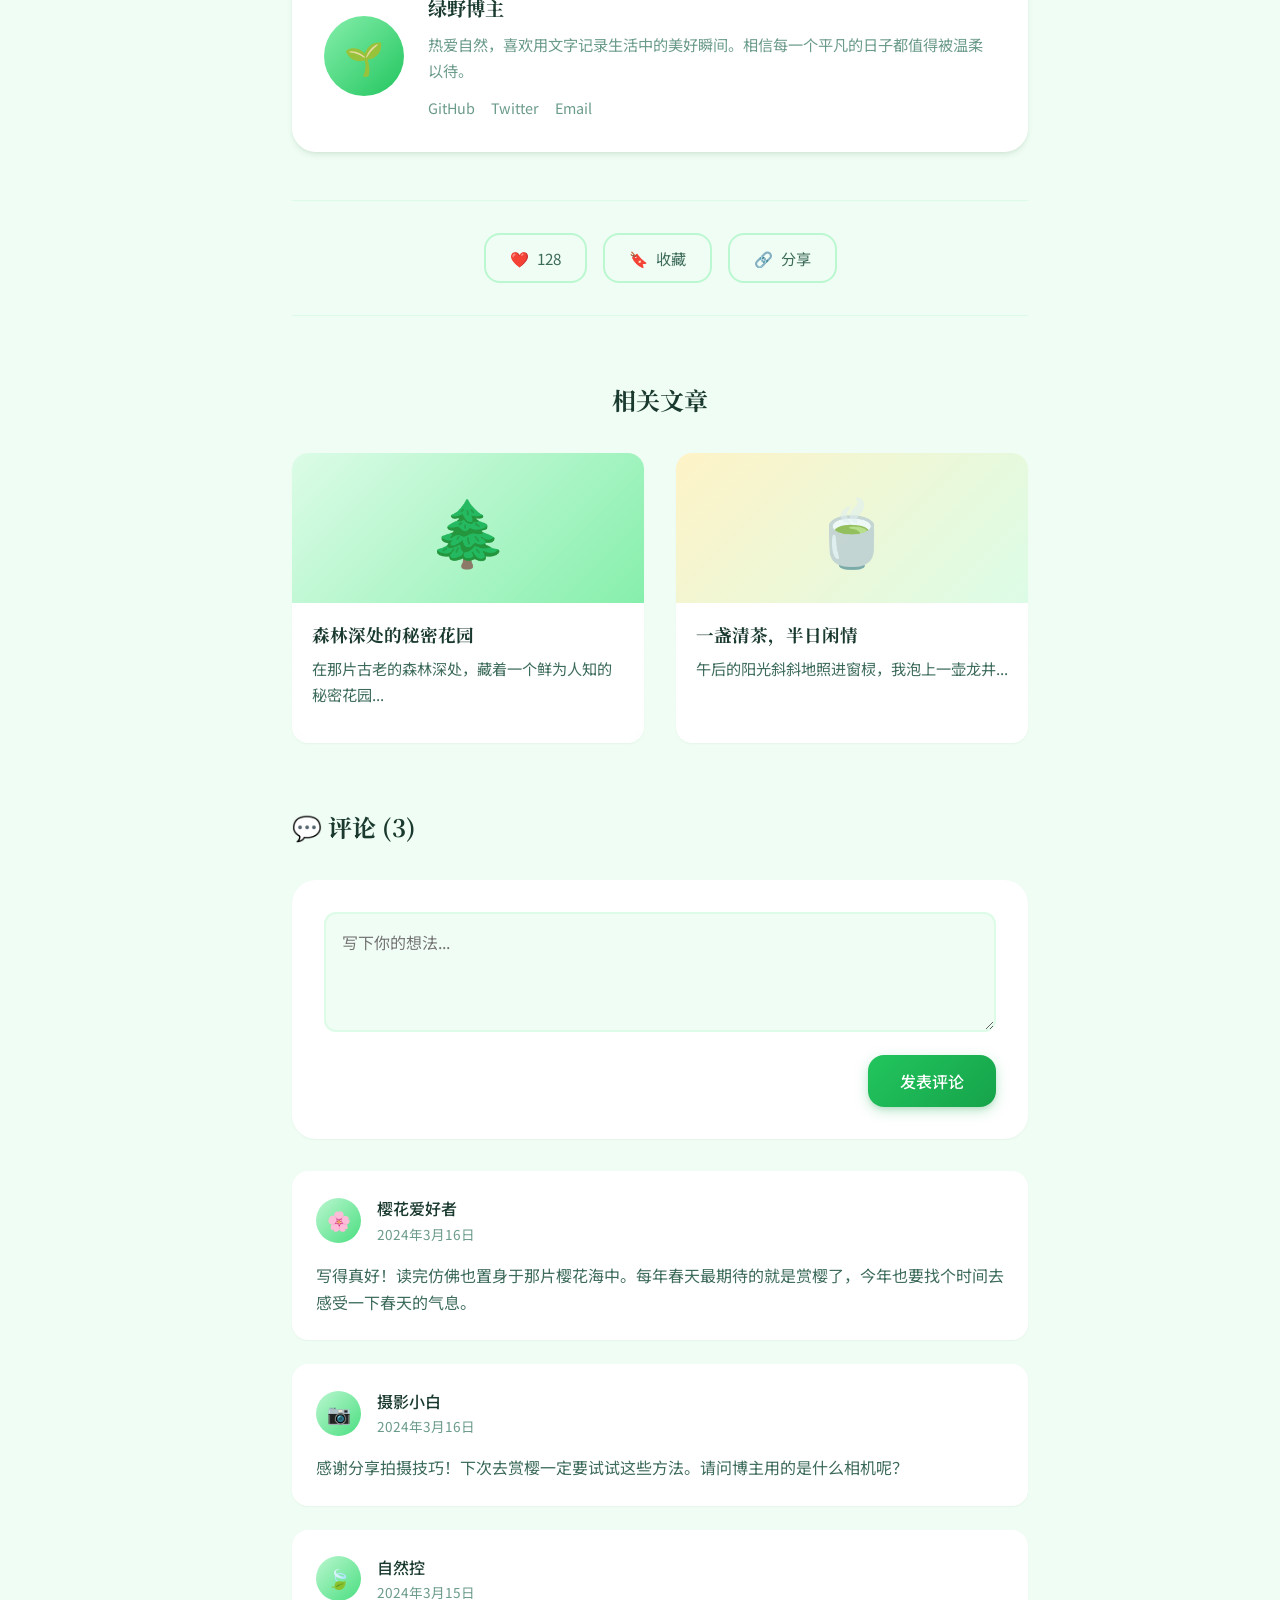
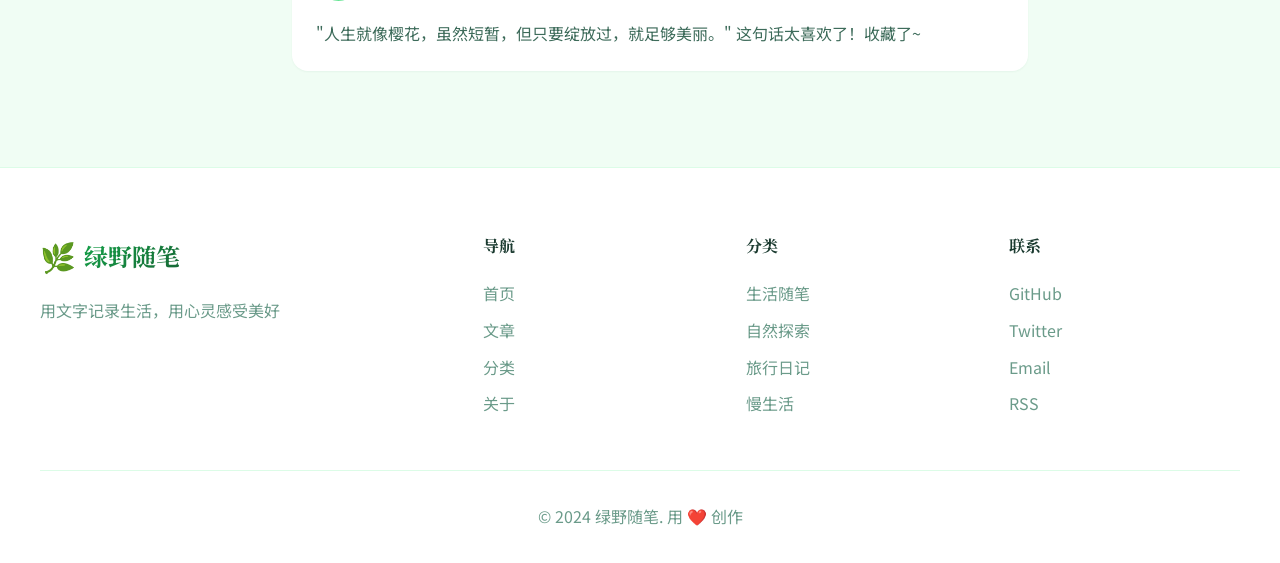
<file: article.html>
<!DOCTYPE html>
<html lang="zh-CN">
<head>
    <meta charset="UTF-8">
    <meta name="viewport" content="width=device-width, initial-scale=1.0">
    <title>春日漫步 - 绿野随笔</title>
    <link rel="stylesheet" href="styles.css">
    <link href="https://fonts.googleapis.com/css2?family=Noto+Serif+SC:wght@400;600;700&family=Noto+Sans+SC:wght@300;400;500&display=swap" rel="stylesheet">
    <style>
        .article-page {
            max-width: 800px;
            margin: 0 auto;
            padding: 2rem;
            margin-right: 220px;
        }
        
        .article-header {
            text-align: center;
            padding: 4rem 0 3rem;
        }
        
        .article-meta-top {
            display: flex;
            justify-content: center;
            gap: 2rem;
            margin-bottom: 1.5rem;
            color: var(--text-muted);
            font-size: 0.9rem;
        }
        
        .article-main-title {
            font-family: 'Noto Serif SC', serif;
            font-size: 2.8rem;
            line-height: 1.3;
            color: var(--text-primary);
            margin-bottom: 1.5rem;
        }
        
        .article-tags {
            display: flex;
            justify-content: center;
            gap: 0.75rem;
            flex-wrap: wrap;
        }
        
        .tag {
            background: var(--primary-100);
            color: var(--primary-700);
            padding: 0.4rem 1rem;
            border-radius: var(--radius-lg);
            font-size: 0.85rem;
            transition: all var(--transition-fast);
        }
        
        .tag:hover {
            background: var(--primary-200);
        }
        
        .article-cover {
            margin: 2rem 0;
            border-radius: var(--radius-xl);
            overflow: hidden;
            box-shadow: var(--shadow-lg);
        }
        
        .cover-placeholder {
            height: 400px;
            background: linear-gradient(135deg, #fce7f3 0%, #f0fdf4 50%, #fef3c7 100%);
            display: flex;
            align-items: center;
            justify-content: center;
            font-size: 6rem;
        }
        
        .article-body {
            font-size: 1.1rem;
            line-height: 2;
            color: var(--text-secondary);
        }
        
        .article-body p {
            margin-bottom: 1.5rem;
            text-align: justify;
        }
        
        .article-body h2 {
            font-family: 'Noto Serif SC', serif;
            font-size: 1.8rem;
            color: var(--text-primary);
            margin: 3rem 0 1.5rem;
            padding-left: 1rem;
            border-left: 4px solid var(--primary-500);
            scroll-margin-top: 100px;
        }
        
        .article-body h3 {
            font-family: 'Noto Serif SC', serif;
            font-size: 1.4rem;
            color: var(--text-primary);
            margin: 2rem 0 1rem;
            scroll-margin-top: 100px;
        }
        
        .article-toc {
            position: fixed;
            right: 2rem;
            top: 120px;
            width: 180px;
            display: none;
            z-index: 50;
        }
        
        .article-toc.active {
            display: block;
        }
        
        .toc-title {
            font-family: 'Noto Serif SC', serif;
            font-size: 0.85rem;
            color: var(--text-muted);
            margin-bottom: 0.75rem;
            padding-left: 0.5rem;
            font-weight: 500;
        }
        
        .toc-list {
            list-style: none;
            background: var(--bg-card);
            border-radius: var(--radius-lg);
            padding: 0.75rem;
            box-shadow: var(--shadow-sm);
            border: 1px solid var(--primary-100);
        }
        
        .toc-list li {
            margin-bottom: 0.25rem;
        }
        
        .toc-list li:last-child {
            margin-bottom: 0;
        }
        
        .toc-list a {
            color: var(--text-muted);
            text-decoration: none;
            font-size: 0.8rem;
            transition: all var(--transition-fast);
            display: block;
            padding: 0.4rem 0.6rem;
            border-radius: var(--radius-sm);
            border-left: 2px solid transparent;
        }
        
        .toc-list a:hover {
            color: var(--primary-600);
            background: var(--primary-50);
        }
        
        .toc-list a.active {
            color: var(--primary-600);
            background: var(--primary-50);
            border-left-color: var(--primary-500);
        }
        
        .toc-list .toc-h3 {
            padding-left: 1rem;
            font-size: 0.85rem;
        }
        
        .article-stats {
            display: flex;
            justify-content: center;
            gap: 1.5rem;
            margin-top: 1rem;
            padding-top: 1rem;
            border-top: 1px solid var(--primary-100);
        }
        
        .stat-item {
            display: flex;
            align-items: center;
            gap: 0.5rem;
            color: var(--text-muted);
            font-size: 0.9rem;
        }
        
        @media (max-width: 1200px) {
            .article-toc {
                display: none;
            }
            .article-page {
                margin-right: auto;
            }
        }
        
        @media (max-width: 768px) {
            .article-main-title {
                font-size: 2rem;
            }
            
            .article-meta-top {
                flex-wrap: wrap;
                gap: 0.5rem;
            }
            
            .article-body {
                font-size: 1rem;
            }
        }
        
        .article-body blockquote {
            background: var(--primary-50);
            border-left: 4px solid var(--primary-400);
            padding: 1.5rem 2rem;
            margin: 2rem 0;
            border-radius: 0 var(--radius-md) var(--radius-md) 0;
            font-style: italic;
            color: var(--text-primary);
        }
        
        .article-body ul, .article-body ol {
            margin: 1.5rem 0;
            padding-left: 2rem;
        }
        
        .article-body li {
            margin-bottom: 0.75rem;
        }
        
        .article-body img {
            max-width: 100%;
            border-radius: var(--radius-md);
            margin: 2rem 0;
            box-shadow: var(--shadow-md);
        }
        
        .article-body code {
            background: var(--primary-100);
            padding: 0.2rem 0.5rem;
            border-radius: 4px;
            font-family: 'Fira Code', monospace;
            font-size: 0.9em;
        }
        
        .article-body pre {
            background: var(--text-primary);
            color: var(--bg-primary);
            padding: 1.5rem;
            border-radius: var(--radius-md);
            overflow-x: auto;
            margin: 2rem 0;
        }
        
        .article-body pre code {
            background: none;
            padding: 0;
        }
        
        .author-card {
            display: flex;
            align-items: center;
            gap: 1.5rem;
            background: var(--bg-card);
            padding: 2rem;
            border-radius: var(--radius-xl);
            margin: 3rem 0;
            box-shadow: var(--shadow-md);
        }
        
        .author-avatar {
            width: 80px;
            height: 80px;
            border-radius: 50%;
            background: linear-gradient(135deg, var(--primary-300) 0%, var(--primary-500) 100%);
            display: flex;
            align-items: center;
            justify-content: center;
            font-size: 2rem;
            flex-shrink: 0;
        }
        
        .author-info h4 {
            font-family: 'Noto Serif SC', serif;
            font-size: 1.2rem;
            color: var(--text-primary);
            margin-bottom: 0.5rem;
        }
        
        .author-info p {
            color: var(--text-muted);
            font-size: 0.95rem;
            margin-bottom: 0.75rem;
        }
        
        .author-social {
            display: flex;
            gap: 1rem;
        }
        
        .author-social a {
            color: var(--text-muted);
            text-decoration: none;
            font-size: 0.9rem;
            transition: color var(--transition-fast);
        }
        
        .author-social a:hover {
            color: var(--primary-600);
        }
        
        .article-actions {
            display: flex;
            justify-content: center;
            gap: 1rem;
            margin: 3rem 0;
            padding: 2rem 0;
            border-top: 1px solid var(--primary-100);
            border-bottom: 1px solid var(--primary-100);
        }
        
        .action-btn {
            display: flex;
            align-items: center;
            gap: 0.5rem;
            padding: 0.75rem 1.5rem;
            border: 2px solid var(--primary-200);
            border-radius: var(--radius-lg);
            background: transparent;
            color: var(--text-secondary);
            cursor: pointer;
            font-family: inherit;
            font-size: 0.95rem;
            transition: all var(--transition-fast);
        }
        
        .action-btn:hover {
            border-color: var(--primary-400);
            background: var(--primary-50);
            color: var(--primary-600);
        }
        
        .action-btn.liked {
            background: var(--primary-500);
            border-color: var(--primary-500);
            color: white;
        }
        
        .related-articles {
            margin: 4rem 0;
        }
        
        .related-title {
            font-family: 'Noto Serif SC', serif;
            font-size: 1.5rem;
            color: var(--text-primary);
            margin-bottom: 2rem;
            text-align: center;
        }
        
        .related-grid {
            display: grid;
            grid-template-columns: repeat(2, 1fr);
            gap: 2rem;
        }
        
        .related-card {
            background: var(--bg-card);
            border-radius: var(--radius-lg);
            overflow: hidden;
            box-shadow: var(--shadow-sm);
            transition: all var(--transition-normal);
            text-decoration: none;
            color: inherit;
        }
        
        .related-card:hover {
            transform: translateY(-5px);
            box-shadow: var(--shadow-lg);
        }
        
        .related-card .card-image {
            height: 150px;
        }
        
        .related-card .card-content {
            padding: 1.25rem;
        }
        
        .related-card .card-title {
            font-size: 1.1rem;
            margin-bottom: 0.5rem;
        }
        
        .comments-section {
            margin: 4rem 0;
        }
        
        .comments-title {
            font-family: 'Noto Serif SC', serif;
            font-size: 1.5rem;
            color: var(--text-primary);
            margin-bottom: 2rem;
        }
        
        .comment-form {
            background: var(--bg-card);
            padding: 2rem;
            border-radius: var(--radius-xl);
            box-shadow: var(--shadow-sm);
            margin-bottom: 2rem;
        }
        
        .comment-form textarea {
            width: 100%;
            min-height: 120px;
            padding: 1rem;
            border: 2px solid var(--primary-100);
            border-radius: var(--radius-md);
            font-family: inherit;
            font-size: 1rem;
            resize: vertical;
            background: var(--bg-primary);
            color: var(--text-primary);
            transition: border-color var(--transition-fast);
        }
        
        .comment-form textarea:focus {
            outline: none;
            border-color: var(--primary-400);
        }
        
        .comment-form-actions {
            display: flex;
            justify-content: flex-end;
            margin-top: 1rem;
        }
        
        .comment-list {
            display: flex;
            flex-direction: column;
            gap: 1.5rem;
        }
        
        .comment-item {
            background: var(--bg-card);
            padding: 1.5rem;
            border-radius: var(--radius-lg);
            box-shadow: var(--shadow-sm);
        }
        
        .comment-header {
            display: flex;
            align-items: center;
            gap: 1rem;
            margin-bottom: 1rem;
        }
        
        .comment-avatar {
            width: 45px;
            height: 45px;
            border-radius: 50%;
            background: linear-gradient(135deg, var(--primary-200) 0%, var(--primary-400) 100%);
            display: flex;
            align-items: center;
            justify-content: center;
            font-size: 1.2rem;
        }
        
        .comment-author {
            font-weight: 500;
            color: var(--text-primary);
        }
        
        .comment-date {
            font-size: 0.85rem;
            color: var(--text-muted);
        }
        
        .comment-content {
            color: var(--text-secondary);
            line-height: 1.7;
        }
        
        @media (max-width: 768px) {
            .article-main-title {
                font-size: 2rem;
            }
            
            .article-body {
                font-size: 1rem;
            }
            
            .related-grid {
                grid-template-columns: 1fr;
            }
            
            .author-card {
                flex-direction: column;
                text-align: center;
            }
            
            .article-actions {
                flex-wrap: wrap;
            }
        }
    </style>
</head>
<body>
    <div class="bg-decoration">
        <div class="leaf leaf-1"></div>
        <div class="leaf leaf-2"></div>
        <div class="leaf leaf-3"></div>
        <div class="floating-circle circle-1"></div>
        <div class="floating-circle circle-2"></div>
    </div>

    <header class="header">
        <nav class="nav">
            <div class="logo">
                <span class="logo-icon">🌿</span>
                <span class="logo-text">绿野随笔</span>
            </div>
            <ul class="nav-links">
                <li><a href="index.html">首页</a></li>
                <li><a href="index.html#articles">文章</a></li>
                <li><a href="index.html#categories">分类</a></li>
                <li><a href="about.html">关于</a></li>
            </ul>
            <div class="search-container">
                <button class="search-toggle" id="searchToggle">
                    <span>🔍</span>
                </button>
                <div class="search-box" id="searchBox">
                    <input type="text" class="search-input" id="searchInput" placeholder="搜索文章...">
                    <div class="search-results" id="searchResults"></div>
                </div>
            </div>
            <button class="theme-toggle" id="themeToggle">
                <span class="sun-icon">☀️</span>
                <span class="moon-icon">🌙</span>
            </button>
        </nav>
    </header>

    <main>
        <aside class="article-toc" id="articleToc">
            <h4 class="toc-title">📑 文章目录</h4>
            <ul class="toc-list" id="tocList"></ul>
        </aside>

        <article class="article-page">
            <header class="article-header">
                <div class="article-meta-top">
                    <span>📅 2024年3月15日</span>
                    <span>⏱️ 阅读约 <span id="readingTime">8</span> 分钟</span>
                    <span>👁️ <span id="viewCount">1,234</span> 次阅读</span>
                </div>
                <h1 class="article-main-title">春日漫步：在樱花树下遇见最美的时光</h1>
                <div class="article-tags">
                    <span class="tag">🌸 春天</span>
                    <span class="tag">📷 摄影</span>
                    <span class="tag">💭 随笔</span>
                    <span class="tag">🚶 生活</span>
                </div>
                <div class="article-stats">
                    <span class="stat-item">📝 <span id="wordCount">0</span> 字</span>
                </div>
            </header>

            <div class="article-cover">
                <div class="cover-placeholder">🌸</div>
            </div>

            <div class="article-body">
                <p>三月的午后，阳光透过樱花的花瓣洒落一地斑驳的光影。我沿着小径漫步，脚下是柔软的花瓣铺成的粉色地毯，空气中弥漫着淡淡的花香。这是春天最美的时刻，也是我一年中最期待的时光。</p>

                <h2>初遇樱花</h2>
                
                <p>记得第一次被樱花震撼，是在大学时代。那天清晨，我像往常一样穿过校园的小路去上课，却在转角处停下了脚步——眼前是一片粉白色的花海，晨光中，花瓣如雪片般纷纷扬扬地飘落。</p>
                
                <blockquote>
                    "樱花飘落的速度是每秒五厘米，我该用怎样的速度，才能与你相遇？"
                </blockquote>
                
                <p>那一刻，我仿佛置身于动漫中的场景，时间都变得缓慢起来。从那以后，每年春天，我都会寻找最美的樱花，记录下这些转瞬即逝的美好。</p>

                <h2>寻找最美的赏樱地点</h2>
                
                <p>这些年，我走过了许多赏樱胜地，每一处都有独特的韵味：</p>
                
                <ul>
                    <li><strong>城市公园</strong>：最便捷的选择，周末的早晨，带上野餐垫和一本书，在樱花树下度过悠闲的时光。</li>
                    <li><strong>古镇小巷</strong>：白墙黛瓦与粉色樱花相映成趣，仿佛穿越回了旧时光。</li>
                    <li><strong>山间小路</strong>：远离喧嚣，野樱花在山风中摇曳，更添几分自然之美。</li>
                    <li><strong>湖边堤岸</strong>：樱花倒映在平静的湖面上，如梦如幻。</li>
                </ul>

                <h3>拍摄技巧分享</h3>
                
                <p>作为一个摄影爱好者，我也总结了一些拍摄樱花的小技巧：</p>
                
                <p>首先，选择合适的时间很重要。清晨和傍晚的光线最为柔和，能够拍出梦幻的效果。特别是清晨，露珠还挂在花瓣上，在阳光下闪闪发光。</p>
                
                <p>其次，不要只拍全景。尝试用微距镜头捕捉单朵樱花的细节，或者用大光圈虚化背景，突出主体的柔美。</p>
                
                <p>最后，加入一些人文元素。樱花树下读书的人、玩耍的孩子、散步的老人，都能为照片增添故事感。</p>

                <h2>春日的感悟</h2>
                
                <p>樱花的美，在于它的短暂。从绽放到凋零，不过短短两周。正因为如此，每一朵花都显得弥足珍贵。这让我想起人生中的许多美好——青春、爱情、友情，都是如此珍贵而短暂。</p>
                
                <p>但我不觉得悲伤。相反，这种短暂让我学会了珍惜。珍惜每一个春日的午后，珍惜每一次与美好的相遇，珍惜身边每一个重要的人。</p>
                
                <blockquote>
                    "人生就像樱花，虽然短暂，但只要绽放过，就足够美丽。"
                </blockquote>
                
                <p>所以，趁着春光正好，趁着樱花正盛，不妨放下手中的忙碌，去感受这美好的季节。也许在某个樱花树下，你也会遇见属于自己的美好时光。</p>

                <h2>写在最后</h2>
                
                <p>春天的故事还在继续，樱花的花瓣还在飘落。希望这篇文字能够唤起你对春天的热爱，也希望你能在忙碌的生活中，找到属于自己的那片樱花林。</p>
                
                <p>愿你的生活，如樱花般绚烂；愿你的心中，永远住着春天。</p>
            </div>

            <div class="author-card">
                <div class="author-avatar">🌱</div>
                <div class="author-info">
                    <h4>绿野博主</h4>
                    <p>热爱自然，喜欢用文字记录生活中的美好瞬间。相信每一个平凡的日子都值得被温柔以待。</p>
                    <div class="author-social">
                        <a href="#">GitHub</a>
                        <a href="#">Twitter</a>
                        <a href="#">Email</a>
                    </div>
                </div>
            </div>

            <div class="article-actions">
                <button class="action-btn" id="likeBtn">
                    <span>❤️</span>
                    <span class="like-count">128</span>
                </button>
                <button class="action-btn" id="bookmarkBtn">
                    <span>🔖</span>
                    <span>收藏</span>
                </button>
                <button class="action-btn" id="shareBtn">
                    <span>🔗</span>
                    <span>分享</span>
                </button>
            </div>

            <section class="related-articles">
                <h3 class="related-title">相关文章</h3>
                <div class="related-grid">
                    <a href="article.html" class="related-card">
                        <div class="card-image">
                            <div class="image-placeholder forest-bg">
                                <span class="placeholder-icon">🌲</span>
                            </div>
                        </div>
                        <div class="card-content">
                            <h4 class="card-title">森林深处的秘密花园</h4>
                            <p class="card-excerpt">在那片古老的森林深处，藏着一个鲜为人知的秘密花园...</p>
                        </div>
                    </a>
                    <a href="article.html" class="related-card">
                        <div class="card-image">
                            <div class="image-placeholder tea-bg">
                                <span class="placeholder-icon">🍵</span>
                            </div>
                        </div>
                        <div class="card-content">
                            <h4 class="card-title">一盏清茶，半日闲情</h4>
                            <p class="card-excerpt">午后的阳光斜斜地照进窗棂，我泡上一壶龙井...</p>
                        </div>
                    </a>
                </div>
            </section>

            <section class="comments-section">
                <h3 class="comments-title">💬 评论 (3)</h3>
                
                <div class="comment-form">
                    <textarea placeholder="写下你的想法..."></textarea>
                    <div class="comment-form-actions">
                        <button class="btn btn-primary">发表评论</button>
                    </div>
                </div>

                <div class="comment-list">
                    <div class="comment-item">
                        <div class="comment-header">
                            <div class="comment-avatar">🌸</div>
                            <div>
                                <div class="comment-author">樱花爱好者</div>
                                <div class="comment-date">2024年3月16日</div>
                            </div>
                        </div>
                        <div class="comment-content">
                            写得真好！读完仿佛也置身于那片樱花海中。每年春天最期待的就是赏樱了，今年也要找个时间去感受一下春天的气息。
                        </div>
                    </div>
                    
                    <div class="comment-item">
                        <div class="comment-header">
                            <div class="comment-avatar">📷</div>
                            <div>
                                <div class="comment-author">摄影小白</div>
                                <div class="comment-date">2024年3月16日</div>
                            </div>
                        </div>
                        <div class="comment-content">
                            感谢分享拍摄技巧！下次去赏樱一定要试试这些方法。请问博主用的是什么相机呢？
                        </div>
                    </div>
                    
                    <div class="comment-item">
                        <div class="comment-header">
                            <div class="comment-avatar">🍃</div>
                            <div>
                                <div class="comment-author">自然控</div>
                                <div class="comment-date">2024年3月15日</div>
                            </div>
                        </div>
                        <div class="comment-content">
                            "人生就像樱花，虽然短暂，但只要绽放过，就足够美丽。" 这句话太喜欢了！收藏了~
                        </div>
                    </div>
                </div>
            </section>
        </article>
    </main>

    <footer class="footer">
        <div class="footer-content">
            <div class="footer-brand">
                <div class="logo">
                    <span class="logo-icon">🌿</span>
                    <span class="logo-text">绿野随笔</span>
                </div>
                <p class="footer-desc">用文字记录生活，用心灵感受美好</p>
            </div>
            <div class="footer-links">
                <div class="footer-column">
                    <h4>导航</h4>
                    <a href="index.html">首页</a>
                    <a href="index.html#articles">文章</a>
                    <a href="index.html#categories">分类</a>
                    <a href="about.html">关于</a>
                </div>
                <div class="footer-column">
                    <h4>分类</h4>
                    <a href="#">生活随笔</a>
                    <a href="#">自然探索</a>
                    <a href="#">旅行日记</a>
                    <a href="#">慢生活</a>
                </div>
                <div class="footer-column">
                    <h4>联系</h4>
                    <a href="#">GitHub</a>
                    <a href="#">Twitter</a>
                    <a href="#">Email</a>
                    <a href="#">RSS</a>
                </div>
            </div>
        </div>
        <div class="footer-bottom">
            <p>© 2024 绿野随笔. 用 ❤️ 创作</p>
        </div>
    </footer>

    <button class="back-to-top" id="backToTop">
        <span>↑</span>
    </button>

    <script src="script.js"></script>
    <script>
        document.addEventListener('DOMContentLoaded', function() {
            const likeBtn = document.getElementById('likeBtn');
            const bookmarkBtn = document.getElementById('bookmarkBtn');
            const shareBtn = document.getElementById('shareBtn');
            
            likeBtn.addEventListener('click', function() {
                this.classList.toggle('liked');
                const countEl = this.querySelector('.like-count');
                const count = parseInt(countEl.textContent);
                countEl.textContent = this.classList.contains('liked') ? count + 1 : count - 1;
            });
            
            bookmarkBtn.addEventListener('click', function() {
                const span = this.querySelector('span:last-child');
                if (span.textContent === '收藏') {
                    span.textContent = '已收藏';
                    this.style.background = 'var(--primary-50)';
                    this.style.borderColor = 'var(--primary-400)';
                } else {
                    span.textContent = '收藏';
                    this.style.background = '';
                    this.style.borderColor = '';
                }
            });
            
            shareBtn.addEventListener('click', function() {
                const span = this.querySelector('span:last-child');
                span.textContent = '已复制链接';
                setTimeout(() => {
                    span.textContent = '分享';
                }, 2000);
            });

            const articleBody = document.querySelector('.article-body');
            const tocList = document.getElementById('tocList');
            const articleToc = document.getElementById('articleToc');
            
            if (articleBody && tocList) {
                const headings = articleBody.querySelectorAll('h2, h3');
                
                if (headings.length > 0) {
                    articleToc.classList.add('active');
                    
                    headings.forEach((heading, index) => {
                        const id = 'heading-' + index;
                        heading.id = id;
                        
                        const li = document.createElement('li');
                        const a = document.createElement('a');
                        a.href = '#' + id;
                        a.textContent = heading.textContent;
                        a.className = heading.tagName === 'H3' ? 'toc-h3' : 'toc-h2';
                        
                        a.addEventListener('click', function(e) {
                            e.preventDefault();
                            document.getElementById(id).scrollIntoView({ behavior: 'smooth' });
                        });
                        
                        li.appendChild(a);
                        tocList.appendChild(li);
                    });

                    const observer = new IntersectionObserver((entries) => {
                        entries.forEach(entry => {
                            if (entry.isIntersecting) {
                                const id = entry.target.id;
                                document.querySelectorAll('.toc-list a').forEach(link => {
                                    link.classList.remove('active');
                                    if (link.getAttribute('href') === '#' + id) {
                                        link.classList.add('active');
                                    }
                                });
                            }
                        });
                    }, { rootMargin: '-20% 0px -60% 0px' });

                    headings.forEach(heading => observer.observe(heading));
                }
            }

            const articleText = articleBody ? articleBody.innerText : '';
            const wordCount = articleText.replace(/\s/g, '').length;
            const readingTime = Math.ceil(wordCount / 500);
            
            document.getElementById('wordCount').textContent = wordCount.toLocaleString();
            document.getElementById('readingTime').textContent = readingTime;

            let viewCount = parseInt(document.getElementById('viewCount').textContent.replace(/,/g, ''));
            viewCount++;
            document.getElementById('viewCount').textContent = viewCount.toLocaleString();
            localStorage.setItem('article_views', viewCount);
        });
    </script>
</body>
</html>
</file>
<file: styles.css>
:root {
    --primary-50: #f0fdf4;
    --primary-100: #dcfce7;
    --primary-200: #bbf7d0;
    --primary-300: #86efac;
    --primary-400: #4ade80;
    --primary-500: #22c55e;
    --primary-600: #16a34a;
    --primary-700: #15803d;
    --primary-800: #166534;
    --primary-900: #14532d;
    
    --accent-light: #a7f3d0;
    --accent: #34d399;
    --accent-dark: #059669;
    
    --bg-primary: #f0fdf4;
    --bg-secondary: #ffffff;
    --bg-card: #ffffff;
    
    --text-primary: #1a3a2f;
    --text-secondary: #3d6b5a;
    --text-muted: #6b9b8a;
    
    --shadow-sm: 0 1px 2px rgba(22, 101, 52, 0.05);
    --shadow-md: 0 4px 6px -1px rgba(22, 101, 52, 0.1), 0 2px 4px -1px rgba(22, 101, 52, 0.06);
    --shadow-lg: 0 10px 15px -3px rgba(22, 101, 52, 0.1), 0 4px 6px -2px rgba(22, 101, 52, 0.05);
    --shadow-xl: 0 20px 25px -5px rgba(22, 101, 52, 0.1), 0 10px 10px -5px rgba(22, 101, 52, 0.04);
    
    --radius-sm: 8px;
    --radius-md: 12px;
    --radius-lg: 16px;
    --radius-xl: 24px;
    
    --transition-fast: 0.15s ease;
    --transition-normal: 0.3s ease;
    --transition-slow: 0.5s ease;
}

[data-theme="dark"] {
    --bg-primary: #0a1f17;
    --bg-secondary: #0f2920;
    --bg-card: #143d2e;
    
    --text-primary: #e8f5f0;
    --text-secondary: #b8d8ca;
    --text-muted: #7db39e;
    
    --shadow-sm: 0 1px 2px rgba(0, 0, 0, 0.2);
    --shadow-md: 0 4px 6px -1px rgba(0, 0, 0, 0.3), 0 2px 4px -1px rgba(0, 0, 0, 0.2);
    --shadow-lg: 0 10px 15px -3px rgba(0, 0, 0, 0.3), 0 4px 6px -2px rgba(0, 0, 0, 0.2);
    --shadow-xl: 0 20px 25px -5px rgba(0, 0, 0, 0.3), 0 10px 10px -5px rgba(0, 0, 0, 0.2);
}

* {
    margin: 0;
    padding: 0;
    box-sizing: border-box;
}

html {
    scroll-behavior: smooth;
}

body {
    font-family: 'Noto Sans SC', -apple-system, BlinkMacSystemFont, sans-serif;
    background-color: var(--bg-primary);
    color: var(--text-primary);
    line-height: 1.7;
    overflow-x: hidden;
    transition: background-color var(--transition-normal), color var(--transition-normal);
}

.bg-decoration {
    position: fixed;
    top: 0;
    left: 0;
    width: 100%;
    height: 100%;
    pointer-events: none;
    z-index: -1;
    overflow: hidden;
}

.leaf {
    position: absolute;
    width: 100px;
    height: 100px;
    background: linear-gradient(135deg, var(--primary-200) 0%, var(--primary-300) 100%);
    border-radius: 0 100px 0 100px;
    opacity: 0.15;
    animation: floatLeaf 20s ease-in-out infinite;
}

.leaf-1 {
    top: 10%;
    left: 5%;
    transform: rotate(-30deg);
    animation-delay: 0s;
}

.leaf-2 {
    top: 60%;
    right: 10%;
    width: 150px;
    height: 150px;
    transform: rotate(45deg);
    animation-delay: -5s;
}

.leaf-3 {
    bottom: 20%;
    left: 15%;
    width: 80px;
    height: 80px;
    transform: rotate(15deg);
    animation-delay: -10s;
}

.floating-circle {
    position: absolute;
    border-radius: 50%;
    opacity: 0.1;
    animation: floatCircle 15s ease-in-out infinite;
}

.circle-1 {
    width: 300px;
    height: 300px;
    background: radial-gradient(circle, var(--primary-400) 0%, transparent 70%);
    top: 20%;
    right: -100px;
    animation-delay: 0s;
}

.circle-2 {
    width: 200px;
    height: 200px;
    background: radial-gradient(circle, var(--accent) 0%, transparent 70%);
    bottom: 30%;
    left: -50px;
    animation-delay: -5s;
}

.circle-3 {
    width: 150px;
    height: 150px;
    background: radial-gradient(circle, var(--primary-300) 0%, transparent 70%);
    top: 50%;
    right: 20%;
    animation-delay: -10s;
}

@keyframes floatLeaf {
    0%, 100% {
        transform: translateY(0) rotate(-30deg);
    }
    50% {
        transform: translateY(-30px) rotate(-20deg);
    }
}

@keyframes floatCircle {
    0%, 100% {
        transform: translate(0, 0);
    }
    25% {
        transform: translate(20px, -20px);
    }
    50% {
        transform: translate(0, -40px);
    }
    75% {
        transform: translate(-20px, -20px);
    }
}

.header {
    position: fixed;
    top: 0;
    left: 0;
    right: 0;
    z-index: 100;
    background: rgba(240, 253, 244, 0.85);
    backdrop-filter: blur(20px);
    border-bottom: 1px solid var(--primary-100);
    transition: all var(--transition-normal);
}

[data-theme="dark"] .header {
    background: rgba(10, 31, 23, 0.9);
    border-bottom-color: var(--primary-800);
}

.nav {
    max-width: 1200px;
    margin: 0 auto;
    padding: 1rem 2rem;
    display: flex;
    justify-content: space-between;
    align-items: center;
    gap: 1rem;
}

.nav > * {
    flex-shrink: 0;
}

.logo {
    display: flex;
    align-items: center;
    gap: 0.5rem;
    text-decoration: none;
}

.logo-icon {
    font-size: 1.8rem;
    animation: gentleBounce 3s ease-in-out infinite;
}

@keyframes gentleBounce {
    0%, 100% {
        transform: translateY(0);
    }
    50% {
        transform: translateY(-3px);
    }
}

.logo-text {
    font-family: 'Noto Serif SC', serif;
    font-size: 1.5rem;
    font-weight: 700;
    background: linear-gradient(135deg, var(--primary-600) 0%, var(--primary-800) 100%);
    -webkit-background-clip: text;
    -webkit-text-fill-color: transparent;
    background-clip: text;
}

.nav-links {
    display: flex;
    list-style: none;
    gap: 2rem;
}

.nav-links a {
    text-decoration: none;
    color: var(--text-secondary);
    font-weight: 500;
    padding: 0.5rem 1rem;
    border-radius: var(--radius-sm);
    transition: all var(--transition-fast);
    position: relative;
}

.nav-links a::after {
    content: '';
    position: absolute;
    bottom: 0;
    left: 50%;
    width: 0;
    height: 2px;
    background: var(--primary-500);
    transition: all var(--transition-normal);
    transform: translateX(-50%);
}

.nav-links a:hover,
.nav-links a.active {
    color: var(--primary-600);
}

.nav-links a:hover::after,
.nav-links a.active::after {
    width: 60%;
}

.theme-toggle {
    background: var(--bg-card);
    border: 2px solid var(--primary-200);
    border-radius: 50px;
    width: 50px;
    height: 30px;
    cursor: pointer;
    position: relative;
    transition: all var(--transition-normal);
    overflow: hidden;
}

.theme-toggle:hover {
    border-color: var(--primary-400);
}

.sun-icon, .moon-icon {
    position: absolute;
    top: 50%;
    transform: translateY(-50%);
    font-size: 0.9rem;
    transition: all var(--transition-normal);
}

.sun-icon {
    left: 5px;
    opacity: 1;
}

.moon-icon {
    right: 5px;
    opacity: 0;
}

[data-theme="dark"] .sun-icon {
    opacity: 0;
}

[data-theme="dark"] .moon-icon {
    opacity: 1;
}

.search-container {
    position: relative;
}

.search-toggle {
    background: linear-gradient(135deg, rgba(255, 255, 255, 0.5) 0%, rgba(255, 255, 255, 0.3) 100%);
    backdrop-filter: blur(20px) saturate(180%);
    -webkit-backdrop-filter: blur(20px) saturate(180%);
    border: 1px solid rgba(255, 255, 255, 0.5);
    border-radius: 50%;
    width: 40px;
    height: 40px;
    cursor: pointer;
    display: flex;
    align-items: center;
    justify-content: center;
    font-size: 1rem;
    transition: all var(--transition-fast);
    box-shadow: 
        0 4px 16px rgba(34, 197, 94, 0.1),
        inset 0 2px 2px rgba(255, 255, 255, 0.7),
        inset 0 -1px 1px rgba(255, 255, 255, 0.25);
}

[data-theme="dark"] .search-toggle {
    background: linear-gradient(135deg, rgba(20, 61, 46, 0.5) 0%, rgba(20, 61, 46, 0.3) 100%);
    border: 1px solid rgba(255, 255, 255, 0.15);
    box-shadow: 
        0 4px 16px rgba(0, 0, 0, 0.2),
        inset 0 2px 2px rgba(255, 255, 255, 0.12),
        inset 0 -1px 1px rgba(255, 255, 255, 0.04);
}

.search-toggle:hover {
    border-color: var(--primary-400);
    background: linear-gradient(135deg, rgba(255, 255, 255, 0.65) 0%, rgba(255, 255, 255, 0.45) 100%);
    box-shadow: 
        0 8px 24px rgba(34, 197, 94, 0.15),
        inset 0 2px 3px rgba(255, 255, 255, 0.85),
        inset 0 -1px 2px rgba(255, 255, 255, 0.35);
}

[data-theme="dark"] .search-toggle:hover {
    background: linear-gradient(135deg, rgba(20, 61, 46, 0.65) 0%, rgba(20, 61, 46, 0.45) 100%);
    box-shadow: 
        0 8px 24px rgba(0, 0, 0, 0.3),
        inset 0 2px 3px rgba(255, 255, 255, 0.18),
        inset 0 -1px 2px rgba(255, 255, 255, 0.08);
}

.search-box {
    position: absolute;
    top: 100%;
    right: 0;
    margin-top: 0.5rem;
    width: 300px;
    opacity: 0;
    visibility: hidden;
    transform: translateY(-10px);
    transition: all var(--transition-normal);
    z-index: 200;
}

.search-box.active {
    opacity: 1;
    visibility: visible;
    transform: translateY(0);
}

.search-input {
    width: 100%;
    padding: 0.875rem 1rem;
    border: 1px solid rgba(255, 255, 255, 0.5);
    border-radius: var(--radius-lg);
    font-size: 0.95rem;
    font-family: inherit;
    background: linear-gradient(135deg, rgba(255, 255, 255, 0.5) 0%, rgba(255, 255, 255, 0.3) 100%);
    backdrop-filter: blur(24px) saturate(180%);
    -webkit-backdrop-filter: blur(24px) saturate(180%);
    color: var(--text-primary);
    box-shadow: 
        0 8px 32px rgba(34, 197, 94, 0.12),
        inset 0 2px 2px rgba(255, 255, 255, 0.8),
        inset 0 -1px 1px rgba(255, 255, 255, 0.3);
}

[data-theme="dark"] .search-input {
    background: linear-gradient(135deg, rgba(20, 61, 46, 0.5) 0%, rgba(20, 61, 46, 0.3) 100%);
    border: 1px solid rgba(255, 255, 255, 0.15);
    box-shadow: 
        0 8px 32px rgba(0, 0, 0, 0.25),
        inset 0 2px 2px rgba(255, 255, 255, 0.15),
        inset 0 -1px 1px rgba(255, 255, 255, 0.05);
}

.search-input:focus {
    outline: none;
    border-color: var(--primary-400);
}

.search-input::placeholder {
    color: var(--text-muted);
}

.search-results {
    margin-top: 0.5rem;
    background: linear-gradient(135deg, rgba(255, 255, 255, 0.55) 0%, rgba(255, 255, 255, 0.35) 100%);
    backdrop-filter: blur(24px) saturate(180%);
    -webkit-backdrop-filter: blur(24px) saturate(180%);
    border-radius: var(--radius-lg);
    box-shadow: 
        0 8px 32px rgba(34, 197, 94, 0.12),
        inset 0 2px 2px rgba(255, 255, 255, 0.8),
        inset 0 -1px 1px rgba(255, 255, 255, 0.3);
    border: 1px solid rgba(255, 255, 255, 0.5);
    max-height: 400px;
    overflow-y: auto;
    display: none;
}

[data-theme="dark"] .search-results {
    background: linear-gradient(135deg, rgba(20, 61, 46, 0.55) 0%, rgba(20, 61, 46, 0.35) 100%);
    border: 1px solid rgba(255, 255, 255, 0.15);
    box-shadow: 
        0 8px 32px rgba(0, 0, 0, 0.25),
        inset 0 2px 2px rgba(255, 255, 255, 0.15),
        inset 0 -1px 1px rgba(255, 255, 255, 0.05);
}

.search-results.active {
    display: block;
}

.search-result-item {
    padding: 1rem;
    border-bottom: 1px solid rgba(34, 197, 94, 0.15);
    cursor: pointer;
    transition: all var(--transition-fast);
}

.search-result-item:last-child {
    border-bottom: none;
}

.search-result-item:hover {
    background: rgba(34, 197, 94, 0.1);
}

.search-result-item .result-title {
    font-weight: 500;
    color: var(--text-primary);
    margin-bottom: 0.25rem;
}

.search-result-item .result-category {
    font-size: 0.8rem;
    color: var(--primary-600);
}

.search-no-results {
    padding: 2rem;
    text-align: center;
    color: var(--text-muted);
}

main {
    padding-top: 80px;
}

.hero {
    min-height: calc(100vh - 80px);
    display: grid;
    grid-template-columns: 1fr 1fr;
    align-items: center;
    gap: 4rem;
    max-width: 1200px;
    margin: 0 auto;
    padding: 4rem 2rem;
}

.hero-content {
    animation: fadeInUp 1s ease-out;
}

@keyframes fadeInUp {
    from {
        opacity: 0;
        transform: translateY(30px);
    }
    to {
        opacity: 1;
        transform: translateY(0);
    }
}

.hero-title {
    font-family: 'Noto Serif SC', serif;
    font-size: 3.5rem;
    line-height: 1.2;
    margin-bottom: 1.5rem;
}

.title-line {
    display: block;
}

.title-line.highlight {
    background: linear-gradient(135deg, var(--primary-500) 0%, var(--accent-dark) 100%);
    -webkit-background-clip: text;
    -webkit-text-fill-color: transparent;
    background-clip: text;
}

.hero-subtitle {
    font-size: 1.2rem;
    color: var(--text-secondary);
    margin-bottom: 2rem;
    max-width: 500px;
}

.hero-buttons {
    display: flex;
    gap: 1rem;
}

.btn {
    display: inline-flex;
    align-items: center;
    justify-content: center;
    padding: 0.875rem 2rem;
    font-size: 1rem;
    font-weight: 500;
    text-decoration: none;
    border-radius: var(--radius-lg);
    transition: all var(--transition-normal);
    cursor: pointer;
    border: none;
    font-family: inherit;
}

.btn-primary {
    background: linear-gradient(135deg, var(--primary-500) 0%, var(--primary-600) 100%);
    color: white;
    box-shadow: var(--shadow-md), 0 4px 14px rgba(34, 197, 94, 0.25);
}

.btn-primary:hover {
    transform: translateY(-2px);
    box-shadow: var(--shadow-lg), 0 6px 20px rgba(34, 197, 94, 0.35);
}

.btn-secondary {
    background: var(--bg-card);
    color: var(--primary-600);
    border: 2px solid var(--primary-200);
}

.btn-secondary:hover {
    border-color: var(--primary-400);
    background: var(--primary-50);
}

.btn-outline {
    background: transparent;
    color: var(--primary-600);
    border: 2px solid var(--primary-300);
}

.btn-outline:hover {
    background: var(--primary-50);
    border-color: var(--primary-500);
}

.hero-illustration {
    position: relative;
    height: 500px;
    animation: fadeInUp 1s ease-out 0.3s both;
}

.illustration-container {
    position: relative;
    width: 100%;
    height: 100%;
}

.plant {
    position: absolute;
    border-radius: 50% 50% 50% 50% / 60% 60% 40% 40%;
    animation: sway 4s ease-in-out infinite;
}

.plant-1 {
    width: 120px;
    height: 180px;
    background: linear-gradient(180deg, var(--primary-300) 0%, var(--primary-500) 100%);
    bottom: 50px;
    left: 20%;
    animation-delay: 0s;
}

.plant-2 {
    width: 100px;
    height: 150px;
    background: linear-gradient(180deg, var(--primary-200) 0%, var(--primary-400) 100%);
    bottom: 30px;
    left: 45%;
    animation-delay: -1s;
}

.plant-3 {
    width: 80px;
    height: 120px;
    background: linear-gradient(180deg, var(--accent-light) 0%, var(--primary-300) 100%);
    bottom: 60px;
    right: 25%;
    animation-delay: -2s;
}

@keyframes sway {
    0%, 100% {
        transform: rotate(-3deg);
    }
    50% {
        transform: rotate(3deg);
    }
}

.butterfly {
    position: absolute;
    width: 30px;
    height: 30px;
    animation: fly 8s ease-in-out infinite;
}

.butterfly::before,
.butterfly::after {
    content: '';
    position: absolute;
    width: 15px;
    height: 20px;
    background: linear-gradient(135deg, var(--primary-300) 0%, var(--accent) 100%);
    border-radius: 50% 50% 50% 50%;
    animation: wingFlap 0.2s ease-in-out infinite;
}

.butterfly::before {
    left: 0;
    transform-origin: right center;
}

.butterfly::after {
    right: 0;
    transform-origin: left center;
    animation-delay: 0.1s;
}

@keyframes wingFlap {
    0%, 100% {
        transform: rotateY(0deg);
    }
    50% {
        transform: rotateY(60deg);
    }
}

@keyframes fly {
    0% {
        top: 20%;
        left: 10%;
    }
    25% {
        top: 30%;
        left: 60%;
    }
    50% {
        top: 50%;
        left: 30%;
    }
    75% {
        top: 40%;
        left: 70%;
    }
    100% {
        top: 20%;
        left: 10%;
    }
}

.butterfly-1 {
    animation-delay: 0s;
}

.butterfly-2 {
    animation-delay: -4s;
    transform: scale(0.8);
}

.section-header {
    text-align: center;
    margin-bottom: 3rem;
}

.section-title {
    font-family: 'Noto Serif SC', serif;
    font-size: 2.5rem;
    color: var(--text-primary);
    margin-bottom: 0.5rem;
}

.section-desc {
    color: var(--text-muted);
    font-size: 1.1rem;
}

.featured {
    max-width: 1200px;
    margin: 0 auto;
    padding: 5rem 2rem;
}

.featured-grid {
    display: grid;
    grid-template-columns: 1fr 1fr;
    gap: 2rem;
}

.featured-card {
    background: linear-gradient(135deg, rgba(255, 255, 255, 0.45) 0%, rgba(255, 255, 255, 0.25) 100%);
    backdrop-filter: blur(24px) saturate(180%);
    -webkit-backdrop-filter: blur(24px) saturate(180%);
    border-radius: var(--radius-xl);
    overflow: hidden;
    box-shadow: 
        0 8px 32px rgba(34, 197, 94, 0.12),
        inset 0 2px 2px rgba(255, 255, 255, 0.8),
        inset 0 -1px 1px rgba(255, 255, 255, 0.3);
    border: 1px solid rgba(255, 255, 255, 0.5);
    transition: all var(--transition-normal);
}

[data-theme="dark"] .featured-card {
    background: linear-gradient(135deg, rgba(20, 61, 46, 0.4) 0%, rgba(20, 61, 46, 0.2) 100%);
    border: 1px solid rgba(255, 255, 255, 0.15);
    box-shadow: 
        0 8px 32px rgba(0, 0, 0, 0.25),
        inset 0 2px 2px rgba(255, 255, 255, 0.15),
        inset 0 -1px 1px rgba(255, 255, 255, 0.05);
}

.featured-card:hover {
    transform: translateY(-8px);
    box-shadow: 
        0 16px 48px rgba(34, 197, 94, 0.18),
        inset 0 2px 3px rgba(255, 255, 255, 0.9),
        inset 0 -1px 2px rgba(255, 255, 255, 0.4);
    background: linear-gradient(135deg, rgba(255, 255, 255, 0.55) 0%, rgba(255, 255, 255, 0.35) 100%);
    border-color: rgba(255, 255, 255, 0.7);
}

[data-theme="dark"] .featured-card:hover {
    background: linear-gradient(135deg, rgba(20, 61, 46, 0.55) 0%, rgba(20, 61, 46, 0.35) 100%);
    box-shadow: 
        0 16px 48px rgba(0, 0, 0, 0.35),
        inset 0 2px 3px rgba(255, 255, 255, 0.2),
        inset 0 -1px 2px rgba(255, 255, 255, 0.1);
    border-color: rgba(255, 255, 255, 0.25);
}

.main-featured {
    grid-row: span 2;
}

.card-image {
    position: relative;
    overflow: hidden;
}

.main-featured .card-image {
    height: 300px;
}

.featured-card:not(.main-featured) .card-image {
    height: 180px;
}

.image-placeholder {
    width: 100%;
    height: 100%;
    display: flex;
    align-items: center;
    justify-content: center;
    transition: transform var(--transition-slow);
}

.featured-card:hover .image-placeholder {
    transform: scale(1.05);
}

.spring-bg {
    background: linear-gradient(135deg, #fce7f3 0%, #f0fdf4 50%, #fef3c7 100%);
}

.forest-bg {
    background: linear-gradient(135deg, var(--primary-100) 0%, var(--primary-300) 100%);
}

.tea-bg {
    background: linear-gradient(135deg, #fef3c7 0%, var(--primary-100) 100%);
}

.morning-bg {
    background: linear-gradient(135deg, #fed7aa 0%, #fef3c7 50%, var(--primary-100) 100%);
}

.mountain-bg {
    background: linear-gradient(135deg, #bfdbfe 0%, var(--primary-100) 100%);
}

.rain-bg {
    background: linear-gradient(135deg, #a5f3fc 0%, var(--primary-100) 100%);
}

.book-bg {
    background: linear-gradient(135deg, #f5d0fe 0%, var(--primary-100) 100%);
}

.sea-bg {
    background: linear-gradient(135deg, #99f6e4 0%, #a5f3fc 100%);
}

.star-bg {
    background: linear-gradient(135deg, #1e1b4b 0%, #312e81 50%, var(--primary-900) 100%);
}

.placeholder-icon {
    font-size: 4rem;
    opacity: 0.8;
}

.card-category {
    position: absolute;
    top: 1rem;
    left: 1rem;
    background: rgba(255, 255, 255, 0.9);
    backdrop-filter: blur(10px);
    padding: 0.4rem 1rem;
    border-radius: var(--radius-lg);
    font-size: 0.85rem;
    font-weight: 500;
    color: var(--primary-700);
}

.card-content {
    padding: 1.5rem;
    background: linear-gradient(180deg, rgba(255, 255, 255, 0.15) 0%, rgba(255, 255, 255, 0.05) 100%);
    backdrop-filter: blur(8px);
    -webkit-backdrop-filter: blur(8px);
}

.card-title {
    font-family: 'Noto Serif SC', serif;
    font-size: 1.4rem;
    color: var(--text-primary);
    margin-bottom: 1rem;
    line-height: 1.4;
}

.main-featured .card-title {
    font-size: 1.8rem;
}

.card-excerpt {
    color: var(--text-secondary);
    font-size: 0.95rem;
    margin-bottom: 1rem;
    display: -webkit-box;
    -webkit-line-clamp: 3;
    -webkit-box-orient: vertical;
    overflow: hidden;
}

.card-meta {
    display: flex;
    gap: 1.5rem;
    color: var(--text-muted);
    font-size: 0.85rem;
    margin-bottom: 1rem;
}

.card-link {
    display: inline-block;
    color: var(--primary-600);
    text-decoration: none;
    font-weight: 500;
    transition: all var(--transition-fast);
}

.card-link:hover {
    color: var(--primary-700);
    transform: translateX(5px);
}

.articles-list {
    max-width: 1200px;
    margin: 0 auto;
    padding: 3rem 2rem 5rem;
    background: linear-gradient(180deg, rgba(255, 255, 255, 0.25) 0%, rgba(255, 255, 255, 0.15) 100%);
    backdrop-filter: blur(16px);
    -webkit-backdrop-filter: blur(16px);
    border-radius: var(--radius-xl) var(--radius-xl) 0 0;
}

[data-theme="dark"] .articles-list {
    background: linear-gradient(180deg, rgba(15, 41, 32, 0.35) 0%, rgba(15, 41, 32, 0.2) 100%);
}

.filter-tabs {
    display: flex;
    gap: 0.5rem;
    justify-content: center;
    margin-top: 1rem;
}

.filter-tab {
    background: transparent;
    border: none;
    padding: 0.5rem 1.25rem;
    font-size: 0.95rem;
    color: var(--text-muted);
    cursor: pointer;
    border-radius: var(--radius-lg);
    transition: all var(--transition-fast);
    font-family: inherit;
}

.filter-tab:hover {
    color: var(--primary-600);
    background: var(--primary-50);
}

.filter-tab.active {
    background: var(--primary-500);
    color: white;
}

.articles-grid {
    display: grid;
    grid-template-columns: repeat(3, 1fr);
    gap: 2rem;
    margin-top: 2rem;
}

.article-card {
    background: linear-gradient(135deg, rgba(255, 255, 255, 0.4) 0%, rgba(255, 255, 255, 0.2) 100%);
    backdrop-filter: blur(24px) saturate(180%);
    -webkit-backdrop-filter: blur(24px) saturate(180%);
    border-radius: var(--radius-lg);
    overflow: hidden;
    box-shadow: 
        0 8px 32px rgba(34, 197, 94, 0.1),
        inset 0 2px 2px rgba(255, 255, 255, 0.7),
        inset 0 -1px 1px rgba(255, 255, 255, 0.25);
    border: 1px solid rgba(255, 255, 255, 0.45);
    transition: all var(--transition-normal);
}

[data-theme="dark"] .article-card {
    background: linear-gradient(135deg, rgba(20, 61, 46, 0.35) 0%, rgba(20, 61, 46, 0.15) 100%);
    border: 1px solid rgba(255, 255, 255, 0.12);
    box-shadow: 
        0 8px 32px rgba(0, 0, 0, 0.2),
        inset 0 2px 2px rgba(255, 255, 255, 0.12),
        inset 0 -1px 1px rgba(255, 255, 255, 0.04);
}

.article-card:hover {
    transform: translateY(-5px);
    box-shadow: 
        0 16px 48px rgba(34, 197, 94, 0.15),
        inset 0 2px 3px rgba(255, 255, 255, 0.85),
        inset 0 -1px 2px rgba(255, 255, 255, 0.35);
    background: linear-gradient(135deg, rgba(255, 255, 255, 0.5) 0%, rgba(255, 255, 255, 0.3) 100%);
    border-color: rgba(255, 255, 255, 0.6);
}

[data-theme="dark"] .article-card:hover {
    background: linear-gradient(135deg, rgba(20, 61, 46, 0.5) 0%, rgba(20, 61, 46, 0.3) 100%);
    box-shadow: 
        0 16px 48px rgba(0, 0, 0, 0.3),
        inset 0 2px 3px rgba(255, 255, 255, 0.18),
        inset 0 -1px 2px rgba(255, 255, 255, 0.08);
    border-color: rgba(255, 255, 255, 0.2);
}

.article-card.hidden {
    display: none;
}

.article-image {
    height: 160px;
    overflow: hidden;
}

.article-image .image-placeholder {
    transition: transform var(--transition-slow);
}

.article-card:hover .article-image .image-placeholder {
    transform: scale(1.1);
}

.article-content {
    padding: 1.25rem;
    background: linear-gradient(180deg, rgba(255, 255, 255, 0.12) 0%, rgba(255, 255, 255, 0.03) 100%);
    backdrop-filter: blur(6px);
    -webkit-backdrop-filter: blur(6px);
}

.article-category {
    display: inline-block;
    font-size: 0.8rem;
    color: var(--primary-600);
    font-weight: 500;
    margin-bottom: 0.5rem;
}

.article-title {
    font-family: 'Noto Serif SC', serif;
    font-size: 1.1rem;
    color: var(--text-primary);
    margin-bottom: 0.75rem;
    line-height: 1.4;
}

.article-excerpt {
    color: var(--text-secondary);
    font-size: 0.9rem;
    display: -webkit-box;
    -webkit-line-clamp: 2;
    -webkit-box-orient: vertical;
    overflow: hidden;
    margin-bottom: 1rem;
}

.article-footer {
    display: flex;
    justify-content: space-between;
    align-items: center;
}

.article-date {
    font-size: 0.8rem;
    color: var(--text-muted);
}

.read-more {
    color: var(--primary-600);
    text-decoration: none;
    font-size: 0.9rem;
    font-weight: 500;
    transition: all var(--transition-fast);
}

.read-more:hover {
    color: var(--primary-700);
}

.load-more {
    text-align: center;
    margin-top: 3rem;
}

.categories {
    max-width: 1200px;
    margin: 0 auto;
    padding: 5rem 2rem;
}

.categories-grid {
    display: grid;
    grid-template-columns: repeat(4, 1fr);
    gap: 1.5rem;
}

.category-card {
    background: linear-gradient(135deg, rgba(255, 255, 255, 0.4) 0%, rgba(255, 255, 255, 0.2) 100%);
    backdrop-filter: blur(24px) saturate(180%);
    -webkit-backdrop-filter: blur(24px) saturate(180%);
    border-radius: var(--radius-lg);
    padding: 2rem;
    text-align: center;
    box-shadow: 
        0 8px 32px rgba(34, 197, 94, 0.1),
        inset 0 2px 2px rgba(255, 255, 255, 0.7),
        inset 0 -1px 1px rgba(255, 255, 255, 0.25);
    border: 1px solid rgba(255, 255, 255, 0.45);
    transition: all var(--transition-normal);
    cursor: pointer;
}

[data-theme="dark"] .category-card {
    background: linear-gradient(135deg, rgba(20, 61, 46, 0.35) 0%, rgba(20, 61, 46, 0.15) 100%);
    border: 1px solid rgba(255, 255, 255, 0.12);
    box-shadow: 
        0 8px 32px rgba(0, 0, 0, 0.2),
        inset 0 2px 2px rgba(255, 255, 255, 0.12),
        inset 0 -1px 1px rgba(255, 255, 255, 0.04);
}

.category-card:hover {
    transform: translateY(-5px);
    box-shadow: 
        0 16px 48px rgba(34, 197, 94, 0.15),
        inset 0 2px 3px rgba(255, 255, 255, 0.85),
        inset 0 -1px 2px rgba(255, 255, 255, 0.35);
    background: linear-gradient(135deg, rgba(255, 255, 255, 0.5) 0%, rgba(255, 255, 255, 0.3) 100%);
    border-color: rgba(255, 255, 255, 0.6);
}

[data-theme="dark"] .category-card:hover {
    background: linear-gradient(135deg, rgba(20, 61, 46, 0.5) 0%, rgba(20, 61, 46, 0.3) 100%);
    box-shadow: 
        0 16px 48px rgba(0, 0, 0, 0.3),
        inset 0 2px 3px rgba(255, 255, 255, 0.18),
        inset 0 -1px 2px rgba(255, 255, 255, 0.08);
    border-color: rgba(255, 255, 255, 0.2);
}

.category-icon {
    font-size: 2.5rem;
    margin-bottom: 1rem;
}

.category-name {
    font-family: 'Noto Serif SC', serif;
    font-size: 1.2rem;
    color: var(--text-primary);
    margin-bottom: 0.5rem;
}

.category-count {
    color: var(--text-muted);
    font-size: 0.9rem;
}

.newsletter {
    max-width: 800px;
    margin: 0 auto;
    padding: 4rem 2rem;
}

.newsletter-content {
    background: linear-gradient(135deg, var(--primary-500) 0%, var(--primary-600) 100%);
    border-radius: var(--radius-xl);
    padding: 3rem;
    text-align: center;
    color: white;
    position: relative;
    overflow: hidden;
}

.newsletter-content::before {
    content: '';
    position: absolute;
    top: -50%;
    right: -50%;
    width: 100%;
    height: 200%;
    background: radial-gradient(circle, rgba(255,255,255,0.1) 0%, transparent 70%);
    animation: rotate 20s linear infinite;
}

@keyframes rotate {
    from {
        transform: rotate(0deg);
    }
    to {
        transform: rotate(360deg);
    }
}

.newsletter-icon {
    font-size: 3rem;
    margin-bottom: 1rem;
}

.newsletter-title {
    font-family: 'Noto Serif SC', serif;
    font-size: 2rem;
    margin-bottom: 0.75rem;
}

.newsletter-desc {
    opacity: 0.9;
    margin-bottom: 2rem;
}

.newsletter-form {
    display: flex;
    gap: 1rem;
    max-width: 500px;
    margin: 0 auto;
    position: relative;
    z-index: 1;
}

.newsletter-input {
    flex: 1;
    padding: 1rem 1.5rem;
    border: none;
    border-radius: var(--radius-lg);
    font-size: 1rem;
    font-family: inherit;
    background: rgba(255, 255, 255, 0.95);
    color: var(--text-primary);
}

.newsletter-input::placeholder {
    color: var(--text-muted);
}

.newsletter-input:focus {
    outline: none;
    box-shadow: 0 0 0 3px rgba(255, 255, 255, 0.3);
}

.newsletter-form .btn-primary {
    background: white;
    color: var(--primary-600);
    box-shadow: var(--shadow-md);
}

.newsletter-form .btn-primary:hover {
    background: var(--primary-50);
}

.footer {
    background: var(--bg-secondary);
    border-top: 1px solid var(--primary-100);
    padding: 4rem 2rem 2rem;
}

[data-theme="dark"] .footer {
    border-top-color: var(--primary-800);
}

.footer-content {
    max-width: 1200px;
    margin: 0 auto;
    display: grid;
    grid-template-columns: 1fr 2fr;
    gap: 4rem;
}

.footer-desc {
    color: var(--text-muted);
    margin-top: 1rem;
    max-width: 300px;
}

.footer-links {
    display: grid;
    grid-template-columns: repeat(3, 1fr);
    gap: 2rem;
}

.footer-column h4 {
    font-family: 'Noto Serif SC', serif;
    color: var(--text-primary);
    margin-bottom: 1rem;
}

.footer-column a {
    display: block;
    color: var(--text-muted);
    text-decoration: none;
    padding: 0.3rem 0;
    transition: color var(--transition-fast);
}

.footer-column a:hover {
    color: var(--primary-600);
}

.footer-bottom {
    max-width: 1200px;
    margin: 3rem auto 0;
    padding-top: 2rem;
    border-top: 1px solid var(--primary-100);
    text-align: center;
    color: var(--text-muted);
}

[data-theme="dark"] .footer-bottom {
    border-top-color: var(--primary-800);
}

.back-to-top {
    position: fixed;
    bottom: 2rem;
    right: 2rem;
    width: 50px;
    height: 50px;
    background: var(--bg-card);
    border: 2px solid var(--primary-200);
    border-radius: 50%;
    cursor: pointer;
    display: flex;
    align-items: center;
    justify-content: center;
    font-size: 1.2rem;
    color: var(--primary-600);
    box-shadow: var(--shadow-md);
    opacity: 0;
    visibility: hidden;
    transform: translateY(20px);
    transition: all var(--transition-normal);
    z-index: 99;
}

.back-to-top.visible {
    opacity: 1;
    visibility: visible;
    transform: translateY(0);
}

.back-to-top:hover {
    background: var(--primary-500);
    color: white;
    border-color: var(--primary-500);
    transform: translateY(-3px);
}

.progress-bar {
    position: fixed;
    top: 0;
    left: 0;
    width: 0%;
    height: 3px;
    background: linear-gradient(90deg, var(--primary-400), var(--accent), var(--primary-500));
    z-index: 1001;
    transition: width 0.1s ease-out;
    box-shadow: 0 0 10px var(--primary-400);
}

.cursor-glow {
    position: fixed;
    width: 300px;
    height: 300px;
    border-radius: 50%;
    pointer-events: none;
    background: radial-gradient(circle, rgba(34, 197, 94, 0.15) 0%, rgba(34, 197, 94, 0.05) 40%, transparent 70%);
    transform: translate(-50%, -50%);
    z-index: 0;
    transition: opacity 0.3s ease;
    opacity: 0;
}

.cursor-glow.active {
    opacity: 1;
}

[data-theme="dark"] .cursor-glow {
    background: radial-gradient(circle, rgba(52, 211, 153, 0.12) 0%, rgba(52, 211, 153, 0.04) 40%, transparent 70%);
}

.petal {
    position: fixed;
    pointer-events: none;
    z-index: 1;
    animation: petalFall linear forwards;
    will-change: transform;
}

.petal svg {
    width: 100%;
    height: 100%;
}

@keyframes petalFall {
    0% {
        transform: translateY(-10vh) rotate(0deg) scale(1);
        opacity: 1;
    }
    100% {
        transform: translateY(110vh) rotate(720deg) scale(0.5);
        opacity: 0.3;
    }
}

.image-placeholder {
    width: 100%;
    height: 100%;
    display: flex;
    align-items: center;
    justify-content: center;
    transition: transform 0.5s ease, filter 0.3s ease;
}

.article-card:hover .image-placeholder,
.featured-card:hover .image-placeholder {
    transform: scale(1.08);
    filter: brightness(1.05);
}

.typing-cursor {
    display: inline-block;
    width: 3px;
    height: 1.2em;
    background: var(--primary-500);
    margin-left: 4px;
    animation: blink 0.8s infinite;
    vertical-align: middle;
}

@keyframes blink {
    0%, 50% {
        opacity: 1;
    }
    51%, 100% {
        opacity: 0;
    }
}

.featured-card, .article-card, .category-card {
    transform-style: preserve-3d;
    will-change: transform;
}

.card-3d-glare {
    position: absolute;
    top: 0;
    left: 0;
    right: 0;
    bottom: 0;
    border-radius: inherit;
    pointer-events: none;
    opacity: 0;
    background: linear-gradient(135deg, rgba(255, 255, 255, 0.3) 0%, transparent 50%, rgba(255, 255, 255, 0.1) 100%);
    transition: opacity 0.3s ease;
    z-index: 1;
}

.featured-card:hover .card-3d-glare,
.article-card:hover .card-3d-glare,
.category-card:hover .card-3d-glare {
    opacity: 1;
}

@media (max-width: 1024px) {
    .hero {
        grid-template-columns: 1fr;
        text-align: center;
    }
    
    .hero-subtitle {
        margin: 0 auto 2rem;
    }
    
    .hero-buttons {
        justify-content: center;
    }
    
    .hero-illustration {
        display: none;
    }
    
    .featured-grid {
        grid-template-columns: 1fr;
    }
    
    .main-featured {
        grid-row: auto;
    }
    
    .articles-grid {
        grid-template-columns: repeat(2, 1fr);
    }
    
    .categories-grid {
        grid-template-columns: repeat(2, 1fr);
    }
}

@media (max-width: 768px) {
    .nav-links {
        display: none;
    }
    
    .search-container {
        order: -1;
    }
    
    .hero-title {
        font-size: 2.5rem;
    }
    
    .section-title {
        font-size: 2rem;
    }
    
    .articles-grid {
        grid-template-columns: 1fr;
    }
    
    .categories-grid {
        grid-template-columns: 1fr 1fr;
    }
    
    .footer-content {
        grid-template-columns: 1fr;
        text-align: center;
    }
    
    .footer-desc {
        margin: 1rem auto 0;
    }
    
    .footer-links {
        grid-template-columns: repeat(3, 1fr);
    }
    
    .newsletter-form {
        flex-direction: column;
    }
    
    .newsletter-content {
        padding: 2rem;
    }
}

@media (max-width: 480px) {
    .nav {
        padding: 1rem;
    }
    
    .hero {
        padding: 2rem 1rem;
    }
    
    .hero-title {
        font-size: 2rem;
    }
    
    .hero-buttons {
        flex-direction: column;
    }
    
    .featured, .articles-list, .categories, .newsletter {
        padding-left: 1rem;
        padding-right: 1rem;
    }
    
    .filter-tabs {
        flex-wrap: wrap;
    }
}
</file>
